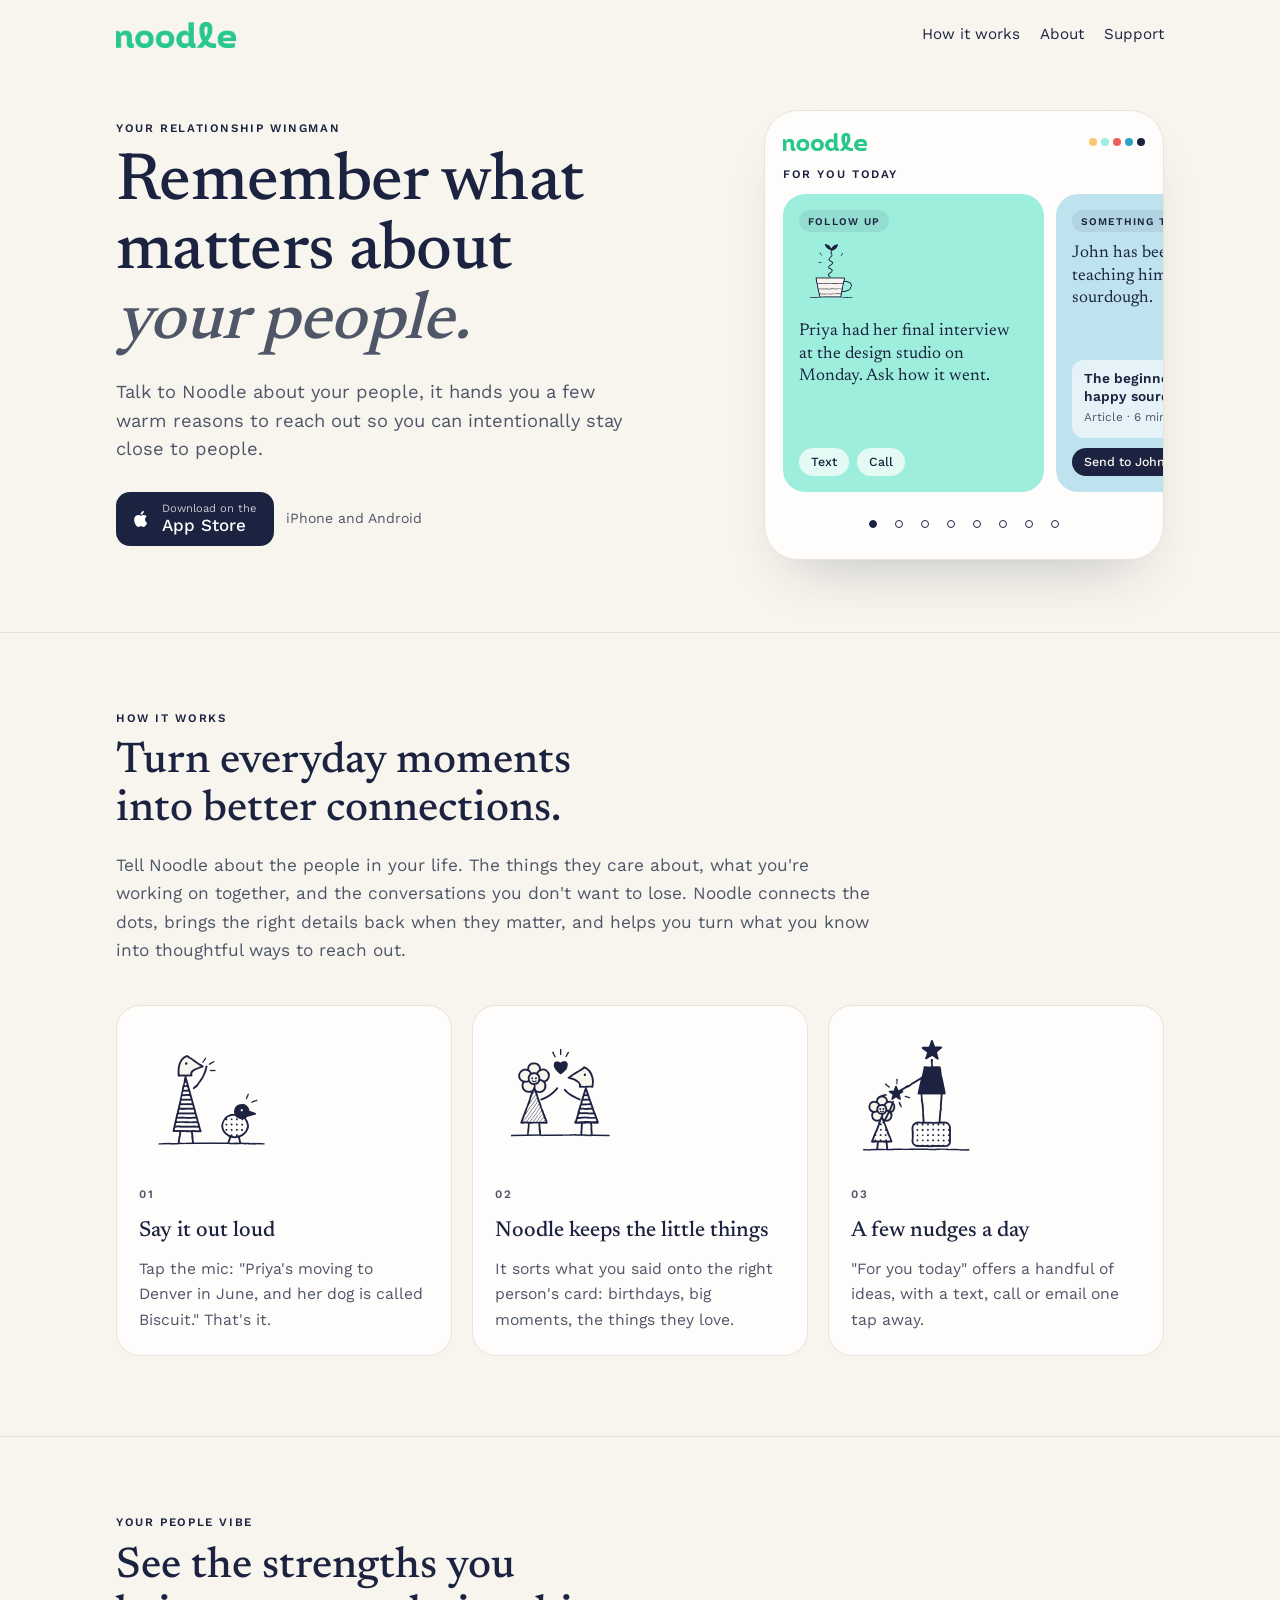
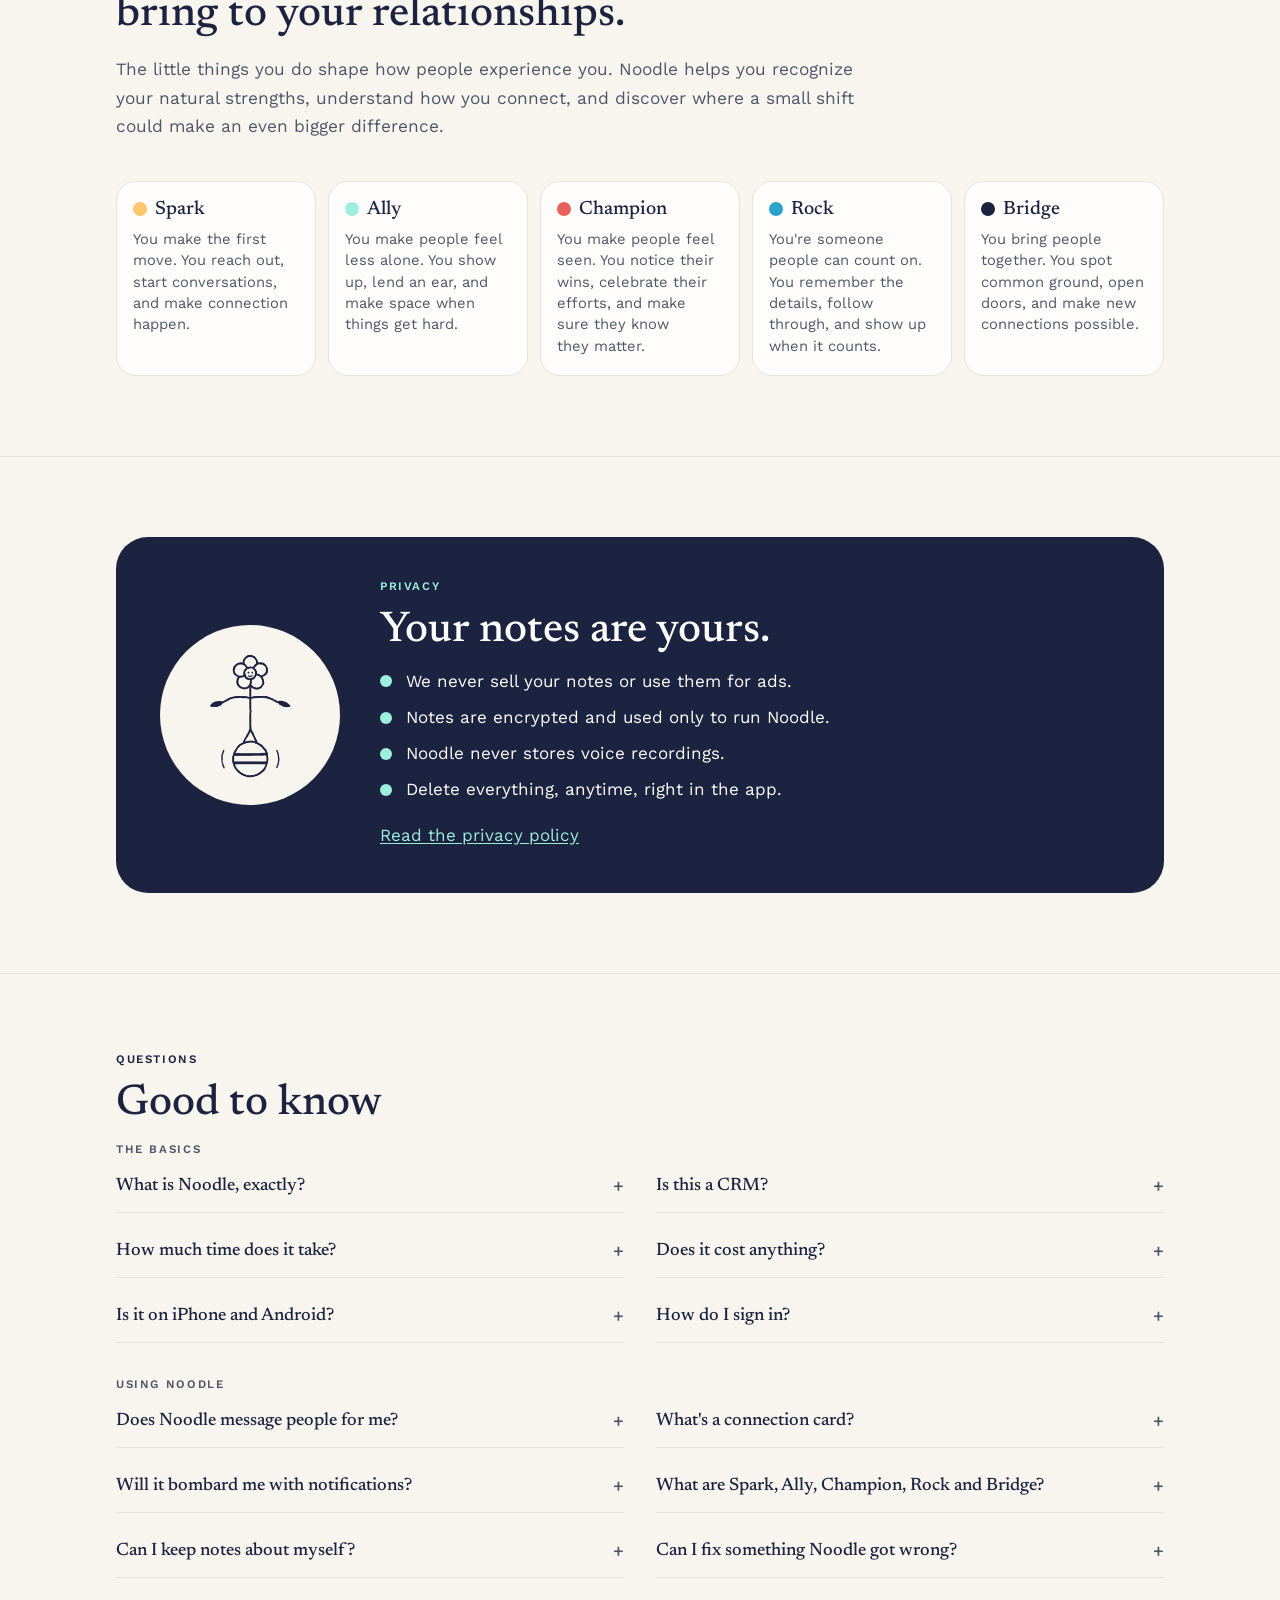
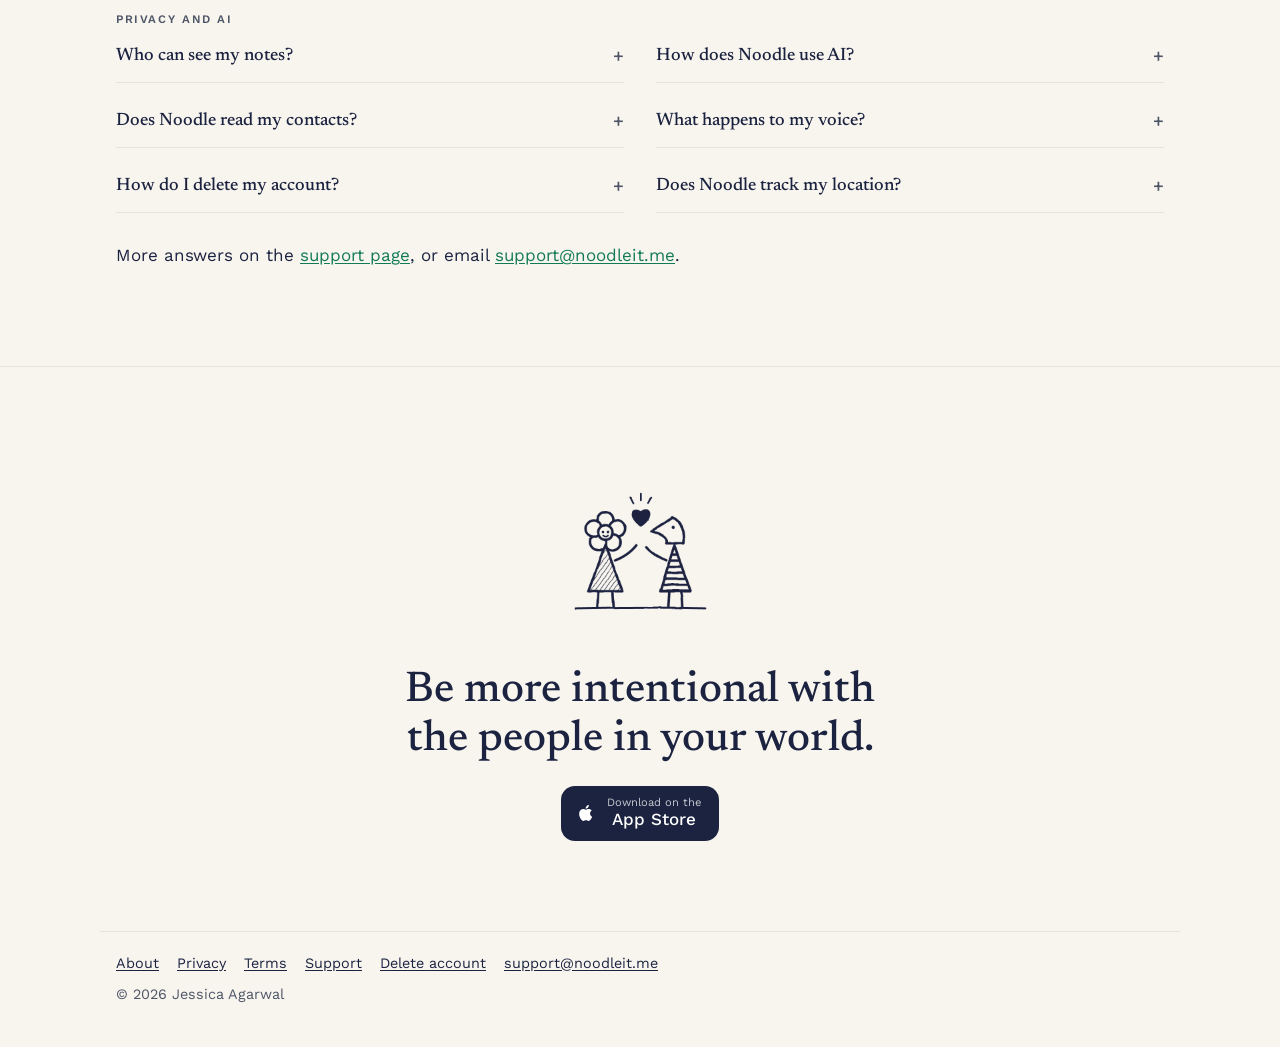
<file: index.html>
<!doctype html>
<html lang="en">
<head>
<meta charset="utf-8">
<meta name="viewport" content="width=device-width, initial-scale=1">
<meta name="color-scheme" content="light">
<title>Noodle: remember what matters about your people</title>
<meta name="description" content="Noodle is your relationship wingman. Talk to it about your people and it remembers the little things, then hands you a few warm reasons to reach out each day.">
<link rel="canonical" href="https://noodleit.me/">
<meta name="apple-itunes-app" content="app-id=6796174954">
<meta property="og:type" content="website">
<meta property="og:site_name" content="Noodle">
<meta property="og:url" content="https://noodleit.me/">
<meta property="og:title" content="Noodle: remember what matters about your people">
<meta property="og:description" content="Noodle is your relationship wingman. Talk to it about your people and it remembers the little things, then hands you a few warm reasons to reach out each day.">
<meta property="og:image" content="https://noodleit.me/img/og.png">
<meta property="og:image:width" content="1200">
<meta property="og:image:height" content="630">
<meta name="twitter:card" content="summary_large_image">
<meta name="twitter:image" content="https://noodleit.me/img/og.png">
<script type="application/ld+json">
{
 "@context": "https://schema.org",
 "@graph": [
  {
   "@type": "Organization",
   "@id": "https://noodleit.me/#org",
   "name": "Noodle",
   "url": "https://noodleit.me/",
   "logo": "https://noodleit.me/img/icon.png",
   "email": "support@noodleit.me",
   "founder": {
    "@id": "https://noodleit.me/about/#jessica"
   }
  },
  {
   "@type": "WebSite",
   "@id": "https://noodleit.me/#site",
   "name": "Noodle",
   "url": "https://noodleit.me/",
   "publisher": {
    "@id": "https://noodleit.me/#org"
   }
  },
  {
   "@type": "MobileApplication",
   "name": "Noodle",
   "operatingSystem": "iOS, Android",
   "applicationCategory": "LifestyleApplication",
   "description": "Noodle is your relationship wingman. Talk to it about your people and it remembers the little things, then hands you a few warm reasons to reach out each day.",
   "url": "https://noodleit.me/",
   "image": "https://noodleit.me/img/og.png",
   "publisher": {
    "@id": "https://noodleit.me/#org"
   },
   "offers": {
    "@type": "Offer",
    "price": "0",
    "priceCurrency": "USD"
   }
  },
  {
   "@type": "FAQPage",
   "mainEntity": [
    {
     "@type": "Question",
     "name": "What is Noodle, exactly?",
     "acceptedAnswer": {
      "@type": "Answer",
      "text": "A small memory for the people in your life. You tell it what you learn about someone, and it keeps those details on that person's card. Each day it turns them into a few ideas for reaching out: a follow-up, a birthday, a link they'd love."
     }
    },
    {
     "@type": "Question",
     "name": "Is this a CRM?",
     "acceptedAnswer": {
      "@type": "Answer",
      "text": "No. There are no fields to fill in, pipelines or follow-up quotas. Noodle is built for friends, family and the colleagues you actually care about, and it works from the way you'd naturally talk about them."
     }
    },
    {
     "@type": "Question",
     "name": "How much time does it take?",
     "acceptedAnswer": {
      "@type": "Answer",
      "text": "A few seconds after you see someone, and a minute or two a day if you want to act on an idea. Noodle shows a handful of cards each day, not an inbox to clear."
     }
    },
    {
     "@type": "Question",
     "name": "Does it cost anything?",
     "acceptedAnswer": {
      "@type": "Answer",
      "text": "No. Noodle has no paid features or in-app purchases right now."
     }
    },
    {
     "@type": "Question",
     "name": "Is it on iPhone and Android?",
     "acceptedAnswer": {
      "@type": "Answer",
      "text": "Both. Get the iPhone app on the App Store."
     }
    },
    {
     "@type": "Question",
     "name": "How do I sign in?",
     "acceptedAnswer": {
      "@type": "Answer",
      "text": "Enter your email and Noodle sends you a one-time code. No password to remember."
     }
    },
    {
     "@type": "Question",
     "name": "Does Noodle message people for me?",
     "acceptedAnswer": {
      "@type": "Answer",
      "text": "Never. Noodle suggests; you decide. Tapping Text, Call or Email opens your own phone app with a draft you can change or ignore."
     }
    },
    {
     "@type": "Question",
     "name": "What's a connection card?",
     "acceptedAnswer": {
      "@type": "Answer",
      "text": "When someone has an interest you've mentioned (sourdough, trail running, a band), Noodle sometimes finds an article or idea they'd enjoy. You can send it to them, or tell Noodle \"more like this\" or \"not for them\" so the next one fits better."
     }
    },
    {
     "@type": "Question",
     "name": "Will it bombard me with notifications?",
     "acceptedAnswer": {
      "@type": "Answer",
      "text": "No. Noodle keeps it gentle: usually one short morning note, and you can turn notifications off anytime."
     }
    },
    {
     "@type": "Question",
     "name": "What are Spark, Ally, Champion, Rock and Bridge?",
     "acceptedAnswer": {
      "@type": "Answer",
      "text": "Five ways people show up for each other. Noodle notices which ones your reach-outs lean toward, so you can see your strengths, plus one gentle idea for room to grow. It's a mirror, not a score."
     }
    },
    {
     "@type": "Question",
     "name": "Can I keep notes about myself?",
     "acceptedAnswer": {
      "@type": "Answer",
      "text": "Yes. You have your own card for the things about you, like goals and what you're up to."
     }
    },
    {
     "@type": "Question",
     "name": "Can I fix something Noodle got wrong?",
     "acceptedAnswer": {
      "@type": "Answer",
      "text": "Yes. Open the person or note, tap Edit, and change or delete it."
     }
    },
    {
     "@type": "Question",
     "name": "Who can see my notes?",
     "acceptedAnswer": {
      "@type": "Answer",
      "text": "Only you. Your notes are encrypted, used only to run Noodle, never sold and never used for ads."
     }
    },
    {
     "@type": "Question",
     "name": "How does Noodle use AI?",
     "acceptedAnswer": {
      "@type": "Answer",
      "text": "To sort what you say onto the right person, write summaries and daily ideas, and answer questions you ask about your people. Note content goes to Anthropic, our AI provider, only when you use those features, and Anthropic doesn't train its models on it."
     }
    },
    {
     "@type": "Question",
     "name": "Does Noodle read my contacts?",
     "acceptedAnswer": {
      "@type": "Answer",
      "text": "No. If you link someone to a contact so you can text or call them from Noodle, you pick that one contact, and it stays on your phone. It's never sent to our servers."
     }
    },
    {
     "@type": "Question",
     "name": "What happens to my voice?",
     "acceptedAnswer": {
      "@type": "Answer",
      "text": "It's turned into text on your phone when your phone supports it, otherwise by Apple's or Google's speech service. Noodle never stores recordings, only the text."
     }
    },
    {
     "@type": "Question",
     "name": "How do I delete my account?",
     "acceptedAnswer": {
      "@type": "Answer",
      "text": "In the app, go to Profile, then Delete account, or follow the steps on the delete account page. Your data is deleted, generally within 30 days."
     }
    },
    {
     "@type": "Question",
     "name": "Does Noodle track my location?",
     "acceptedAnswer": {
      "@type": "Answer",
      "text": "No. Noodle doesn't collect location data."
     }
    }
   ]
  }
 ]
}
</script>
<link rel="icon" href="/favicon.png">
<link rel="apple-touch-icon" href="/apple-touch-icon.png">
<link rel="preload" href="/fonts/Newsreader-Regular.ttf" as="font" type="font/ttf" crossorigin>
<link rel="stylesheet" href="/style.css?v=3">
</head>
<body class="home">

<div class="wrap">
<header class="top">
  <a href="/" aria-label="Noodle home"><img class="logo" src="/img/logo.png" alt="noodle" width="603" height="129"></a>
  <nav>
    <a class="opt" href="#how">How it works</a>
    <a href="/about/">About</a>
    <a href="/support/">Support</a>
  </nav>
</header>
</div>

<main>
<div class="wrap">
  <section class="hero">
    <div>
      <p class="eyebrow">Your relationship wingman</p>
      <h1>Remember what matters about <em>your people.</em></h1>
      <p class="lede">Talk to Noodle about your people, it hands you a few warm reasons to reach out so you can intentionally stay close to people.</p>
      <div class="get">
        <a class="store" href="https://apps.apple.com/us/app/noodle-app/id6796174954" aria-label="Download Noodle on the App Store">
          <svg viewBox="0 0 24 24" fill="#fff" aria-hidden="true"><path d="M16.37 12.6c-.02-2.2 1.8-3.26 1.88-3.31-1.03-1.5-2.62-1.7-3.18-1.73-1.35-.14-2.64.8-3.33.8-.69 0-1.74-.78-2.86-.76-1.47.02-2.83.86-3.59 2.17-1.53 2.66-.39 6.6 1.1 8.75.73 1.05 1.6 2.24 2.73 2.2 1.1-.05 1.51-.71 2.84-.71 1.32 0 1.7.71 2.86.69 1.18-.02 1.93-1.07 2.65-2.13.84-1.22 1.18-2.4 1.2-2.47-.03-.01-2.3-.88-2.3-3.5ZM14.2 6.13c.6-.73 1.01-1.75.9-2.76-.87.04-1.92.58-2.54 1.31-.56.64-1.05 1.68-.92 2.67.97.08 1.96-.49 2.56-1.22Z"/></svg>
          <span><small>Download on the</small>App Store</span></a>
        <span class="note">iPhone and Android</span>
      </div>
    </div>

    <div class="mock" aria-label="Example of Noodle's home screen">
      <div class="bar">
        <img src="/img/logo.png" alt="" width="603" height="129">
        <span class="dots" aria-hidden="true"><i style="background:var(--spark)"></i><i style="background:var(--ally)"></i><i style="background:var(--champion)"></i><i style="background:var(--rock)"></i><i style="background:var(--bridge)"></i></span>
      </div>
      <p class="eyebrow">For you today</p>
      <!-- Example cards (made-up people). They slowly rotate; see the script at the bottom. -->
      <div class="viewport" aria-hidden="true">
      <div class="cards" id="deck">
        <div class="c" style="background:var(--mint)">
          <span class="tag">Follow up</span>
          <img src="/img/joys.png" alt="">
          <p>Priya had her final interview at the design studio on Monday. Ask how it went.</p>
          <div class="acts"><span>Text</span><span>Call</span></div>
        </div>
        <div class="c link" style="background:var(--sky)">
          <span class="tag">Something to share</span>
          <div class="who"><p>John has been teaching himself sourdough.</p><img class="av" src="/img/demo/john.jpg" alt=""></div>
          <div class="pv"><b>The beginner's guide to a happy sourdough starter</b><small>Article · 6 min read</small></div>
          <div class="acts"><span class="send">Send to John</span><span class="ic" aria-label="More like this"><svg viewBox="0 0 24 24" fill="none" stroke="currentColor" stroke-width="1.8" stroke-linejoin="round"><path d="M7 10v11H3V10h4Zm0 0 4-8c1.7 0 2.6 1.2 2.2 2.9L12.5 9H19a2 2 0 0 1 2 2.3l-1.3 7.6A2.5 2.5 0 0 1 17.2 21H7"/></svg></span><span class="ic" aria-label="Not for them"><svg viewBox="0 0 24 24" fill="none" stroke="currentColor" stroke-width="1.8" stroke-linejoin="round" style="transform:rotate(180deg)"><path d="M7 10v11H3V10h4Zm0 0 4-8c1.7 0 2.6 1.2 2.2 2.9L12.5 9H19a2 2 0 0 1 2 2.3l-1.3 7.6A2.5 2.5 0 0 1 17.2 21H7"/></svg></span></div>
        </div>
        <div class="c" style="background:var(--coral)">
          <span class="tag">Hard week</span>
          <img src="/img/balance.png" alt="">
          <p>Dana's mom had surgery last Tuesday. A quick "thinking of you" goes a long way.</p>
          <div class="acts"><span>Text</span><span>Call</span></div>
        </div>
        <div class="c" style="background:var(--butter)">
          <span class="tag">Birthday</span>
          <img src="/img/reach.png" alt="">
          <p>Leo turns 40 on Saturday. He's been training for his first marathon.</p>
          <div class="acts"><span>Text</span><span>Calendar</span></div>
        </div>
        <div class="c link" style="background:var(--sky)">
          <span class="tag">Something to share</span>
          <div class="who"><p>Dina just moved to Boston and wants to find some good hikes.</p><img class="av" src="/img/demo/dina.jpg" alt=""></div>
          <div class="pv"><b>Blue Hills Skyline Trail: city views, 30 minutes from downtown</b><small>Trail guide · 7 mile loop</small></div>
          <div class="acts"><span class="send">Send to Dina</span><span class="ic" aria-label="More like this"><svg viewBox="0 0 24 24" fill="none" stroke="currentColor" stroke-width="1.8" stroke-linejoin="round"><path d="M7 10v11H3V10h4Zm0 0 4-8c1.7 0 2.6 1.2 2.2 2.9L12.5 9H19a2 2 0 0 1 2 2.3l-1.3 7.6A2.5 2.5 0 0 1 17.2 21H7"/></svg></span><span class="ic" aria-label="Not for them"><svg viewBox="0 0 24 24" fill="none" stroke="currentColor" stroke-width="1.8" stroke-linejoin="round" style="transform:rotate(180deg)"><path d="M7 10v11H3V10h4Zm0 0 4-8c1.7 0 2.6 1.2 2.2 2.9L12.5 9H19a2 2 0 0 1 2 2.3l-1.3 7.6A2.5 2.5 0 0 1 17.2 21H7"/></svg></span></div>
        </div>
        <div class="c" style="background:var(--mint)">
          <span class="tag">Introduce</span>
          <img src="/img/friends.png" alt="">
          <p>Maya just moved to Austin, and Jordan has lived there for years. Want to connect them?</p>
          <div class="acts"><span>Text</span><span>Email</span></div>
        </div>
        <div class="c" style="background:var(--coral)">
          <span class="tag">Celebrate</span>
          <img src="/img/joys.png" alt="">
          <p>Alex's short story was just published. Tell them you read it.</p>
          <div class="acts"><span>Text</span><span>Email</span></div>
        </div>
        <div class="c" style="background:var(--butter)">
          <span class="tag">Been a while</span>
          <img src="/img/hello.png" alt="">
          <p>It's been two months since you and Theo caught up. He was planning a trip to Lisbon.</p>
          <div class="acts"><span>Text</span><span>Call</span></div>
        </div>
      </div>
      </div>
      <div class="pips" id="pips"></div>
    </div>
  </section>
</div>

<section class="band" id="how">
<div class="wrap">
  <p class="eyebrow">How it works</p>
  <h2>Turn everyday moments into better connections.</h2>
  <p class="sub">Tell Noodle about the people in your life. The things they care about, what you're working on together, and the conversations you don't want to lose. Noodle connects the dots, brings the right details back when they matter, and helps you turn what you know into thoughtful ways to reach out.</p>
  <div class="steps">
    <div class="step">
      <img src="/img/hello.png" alt="" width="600" height="600">
      <span class="n">01</span>
      <h3>Say it out loud</h3>
      <p>Tap the mic: "Priya's moving to Denver in June, and her dog is called Biscuit." That's it.</p>
    </div>
    <div class="step">
      <img src="/img/friends.png" alt="" width="600" height="600">
      <span class="n">02</span>
      <h3>Noodle keeps the little things</h3>
      <p>It sorts what you said onto the right person's card: birthdays, big moments, the things they love.</p>
    </div>
    <div class="step">
      <img src="/img/reach.png" alt="" width="600" height="600">
      <span class="n">03</span>
      <h3>A few nudges a day</h3>
      <p>"For you today" offers a handful of ideas, with a text, call or email one tap away.</p>
    </div>
  </div>
</div>
</section>

<section class="band">
<div class="wrap">
  <p class="eyebrow">Your people vibe</p>
  <h2>See the strengths you bring to your relationships.</h2>
  <p class="sub">The little things you do shape how people experience you. Noodle helps you recognize your natural strengths, understand how you connect, and discover where a small shift could make an even bigger difference.</p>
  <div class="traits">
    <div class="trait"><div class="sw"><i style="background:var(--spark)"></i>Spark</div><p>You make the first move. You reach out, start conversations, and make connection happen.</p></div>
    <div class="trait"><div class="sw"><i style="background:var(--ally)"></i>Ally</div><p>You make people feel less alone. You show up, lend an ear, and make space when things get hard.</p></div>
    <div class="trait"><div class="sw"><i style="background:var(--champion)"></i>Champion</div><p>You make people feel seen. You notice their wins, celebrate their efforts, and make sure they know they matter.</p></div>
    <div class="trait"><div class="sw"><i style="background:var(--rock)"></i>Rock</div><p>You're someone people can count on. You remember the details, follow through, and show up when it counts.</p></div>
    <div class="trait"><div class="sw"><i style="background:var(--bridge)"></i>Bridge</div><p>You bring people together. You spot common ground, open doors, and make new connections possible.</p></div>
  </div>
</div>
</section>

<section class="band" id="privacy">
<div class="wrap">
  <div class="privacy">
    <img src="/img/balance.png" alt="" width="600" height="600">
    <div>
      <p class="eyebrow" style="color:var(--mint)">Privacy</p>
      <h2>Your notes are yours.</h2>
      <ul>
        <li>We never sell your notes or use them for ads.</li>
        <li>Notes are encrypted and used only to run Noodle.</li>
        <li>Noodle never stores voice recordings.</li>
        <li>Delete everything, anytime, right in the app.</li>
      </ul>
      <a href="/privacy/">Read the privacy policy</a>
    </div>
  </div>
</div>
</section>

<section class="band" id="faq">
<div class="wrap">
  <p class="eyebrow">Questions</p>
  <h2>Good to know</h2>
  <h3 class="faq-group">The basics</h3>
  <div class="faq">
    <details><summary>What is Noodle, exactly?</summary><p>A small memory for the people in your life. You tell it what you learn about someone, and it keeps those details on that person's card. Each day it turns them into a few ideas for reaching out: a follow-up, a birthday, a link they'd love.</p></details>
    <details><summary>Is this a CRM?</summary><p>No. There are no fields to fill in, pipelines or follow-up quotas. Noodle is built for friends, family and the colleagues you actually care about, and it works from the way you'd naturally talk about them.</p></details>
    <details><summary>How much time does it take?</summary><p>A few seconds after you see someone, and a minute or two a day if you want to act on an idea. Noodle shows a handful of cards each day, not an inbox to clear.</p></details>
    <details><summary>Does it cost anything?</summary><p>No. Noodle has no paid features or in-app purchases right now.</p></details>
    <details><summary>Is it on iPhone and Android?</summary><p>Both. Get the iPhone app on the <a href="https://apps.apple.com/us/app/noodle-app/id6796174954">App Store</a>.</p></details>
    <details><summary>How do I sign in?</summary><p>Enter your email and Noodle sends you a one-time code. No password to remember.</p></details>
  </div>

  <h3 class="faq-group">Using Noodle</h3>
  <div class="faq">
    <details><summary>Does Noodle message people for me?</summary><p>Never. Noodle suggests; you decide. Tapping Text, Call or Email opens your own phone app with a draft you can change or ignore.</p></details>
    <details><summary>What's a connection card?</summary><p>When someone has an interest you've mentioned (sourdough, trail running, a band), Noodle sometimes finds an article or idea they'd enjoy. You can send it to them, or tell Noodle "more like this" or "not for them" so the next one fits better.</p></details>
    <details><summary>Will it bombard me with notifications?</summary><p>No. Noodle keeps it gentle: usually one short morning note, and you can turn notifications off anytime.</p></details>
    <details><summary>What are Spark, Ally, Champion, Rock and Bridge?</summary><p>Five ways people show up for each other. Noodle notices which ones your reach-outs lean toward, so you can see your strengths, plus one gentle idea for room to grow. It's a mirror, not a score.</p></details>
    <details><summary>Can I keep notes about myself?</summary><p>Yes. You have your own card for the things about you, like goals and what you're up to.</p></details>
    <details><summary>Can I fix something Noodle got wrong?</summary><p>Yes. Open the person or note, tap Edit, and change or delete it.</p></details>
  </div>

  <h3 class="faq-group">Privacy and AI</h3>
  <div class="faq">
    <details><summary>Who can see my notes?</summary><p>Only you. Your notes are encrypted, used only to run Noodle, never sold and never used for ads.</p></details>
    <details><summary>How does Noodle use AI?</summary><p>To sort what you say onto the right person, write summaries and daily ideas, and answer questions you ask about your people. Note content goes to Anthropic, our AI provider, only when you use those features, and Anthropic doesn't train its models on it.</p></details>
    <details><summary>Does Noodle read my contacts?</summary><p>No. If you link someone to a contact so you can text or call them from Noodle, you pick that one contact, and it stays on your phone. It's never sent to our servers.</p></details>
    <details><summary>What happens to my voice?</summary><p>It's turned into text on your phone when your phone supports it, otherwise by Apple's or Google's speech service. Noodle never stores recordings, only the text.</p></details>
    <details><summary>How do I delete my account?</summary><p>In the app, go to Profile, then Delete account, or follow the steps on the <a href="/delete-account/">delete account page</a>. Your data is deleted, generally within 30 days.</p></details>
    <details><summary>Does Noodle track my location?</summary><p>No. Noodle doesn't collect location data.</p></details>
  </div>
  <p style="margin-top:28px">More answers on the <a href="/support/">support page</a>, or email <a href="mailto:support@noodleit.me">support@noodleit.me</a>.</p>
</div>
</section>

<section class="band closer">
<div class="wrap">
  <img src="/img/friends.png" alt="" width="600" height="600">
  <h2>Be more intentional with the people in your world.</h2>
  <div class="get">
    <a class="store" href="https://apps.apple.com/us/app/noodle-app/id6796174954" aria-label="Download Noodle on the App Store">
      <svg viewBox="0 0 24 24" fill="#fff" aria-hidden="true"><path d="M16.37 12.6c-.02-2.2 1.8-3.26 1.88-3.31-1.03-1.5-2.62-1.7-3.18-1.73-1.35-.14-2.64.8-3.33.8-.69 0-1.74-.78-2.86-.76-1.47.02-2.83.86-3.59 2.17-1.53 2.66-.39 6.6 1.1 8.75.73 1.05 1.6 2.24 2.73 2.2 1.1-.05 1.51-.71 2.84-.71 1.32 0 1.7.71 2.86.69 1.18-.02 1.93-1.07 2.65-2.13.84-1.22 1.18-2.4 1.2-2.47-.03-.01-2.3-.88-2.3-3.5ZM14.2 6.13c.6-.73 1.01-1.75.9-2.76-.87.04-1.92.58-2.54 1.31-.56.64-1.05 1.68-.92 2.67.97.08 1.96-.49 2.56-1.22Z"/></svg>
      <span><small>Download on the</small>App Store</span></a>
  </div>
</div>
</section>
</main>

<footer class="site-footer">
  <nav><a href="/about/">About</a><a href="/privacy/">Privacy</a><a href="/terms/">Terms</a><a href="/support/">Support</a><a href="/delete-account/">Delete account</a><a href="mailto:support@noodleit.me">support@noodleit.me</a></nav>
  <p>&copy; 2026 Jessica Agarwal</p>
</footer>
<script>
// Example cards: rotate slowly, and let people step through with the dots or a swipe.
(function () {
  var deck = document.getElementById("deck"), pipsEl = document.getElementById("pips");
  if (!deck) return;
  var cards = Array.prototype.slice.call(deck.children), n = cards.length, at = 0, busy = false, paused = false, lastMove = 0;
  cards.forEach(function (c, i) { c.dataset.i = i; });
  var pips = cards.map(function (c, i) {
    var b = document.createElement("button");
    b.type = "button"; b.setAttribute("aria-label", "Show example " + (i + 1) + " of " + n);
    b.addEventListener("click", function () { go((i - at + n) % n); });
    pipsEl.appendChild(b); return b;
  });
  function paint() { pips.forEach(function (b, i) { b.setAttribute("aria-current", i === at ? "true" : "false"); }); }
  function step() { return deck.firstElementChild.getBoundingClientRect().width + parseFloat(getComputedStyle(deck).columnGap || 12); }
  // k > 0 moves forward k cards; k = -1 moves back one.
  function go(k) {
    if (busy || !k) return;
    busy = true; lastMove = Date.now();
    var w = step(), slow = matchMedia("(prefers-reduced-motion: reduce)").matches ? "0s" : (k === 1 ? "1.1s" : ".6s");
    if (k < 0) {
      deck.style.transition = "none";
      deck.insertBefore(deck.lastElementChild, deck.firstElementChild);
      deck.style.transform = "translateX(" + -w + "px)";
      deck.getBoundingClientRect();
    }
    deck.style.transition = "transform " + slow + " cubic-bezier(.45,0,.2,1)";
    deck.style.transform = k < 0 ? "translateX(0)" : "translateX(" + -w * k + "px)";
    var finish = function () {
      deck.style.transition = "none";
      if (k > 0) { for (var j = 0; j < k; j++) deck.appendChild(deck.firstElementChild); deck.style.transform = "none"; }
      at = +deck.firstElementChild.dataset.i; paint(); busy = false;
    };
    if (slow === "0s") finish(); else setTimeout(finish, parseFloat(slow) * 1000 + 30);
  }
  var mock = deck.closest(".mock"), x0 = null;
  mock.addEventListener("mouseenter", function () { paused = true; });
  mock.addEventListener("mouseleave", function () { paused = false; });
  deck.addEventListener("touchstart", function (e) { x0 = e.touches[0].clientX; }, { passive: true });
  deck.addEventListener("touchend", function (e) {
    if (x0 === null) return;
    var dx = e.changedTouches[0].clientX - x0; x0 = null;
    if (Math.abs(dx) > 40) go(dx < 0 ? 1 : -1);
  }, { passive: true });
  paint();
  if (matchMedia("(prefers-reduced-motion: reduce)").matches) return;
  setInterval(function () {
    if (paused || document.hidden || Date.now() - lastMove < 8000) return;
    go(1);
  }, 4800);
})();
</script>
</body>
</html>
</file>
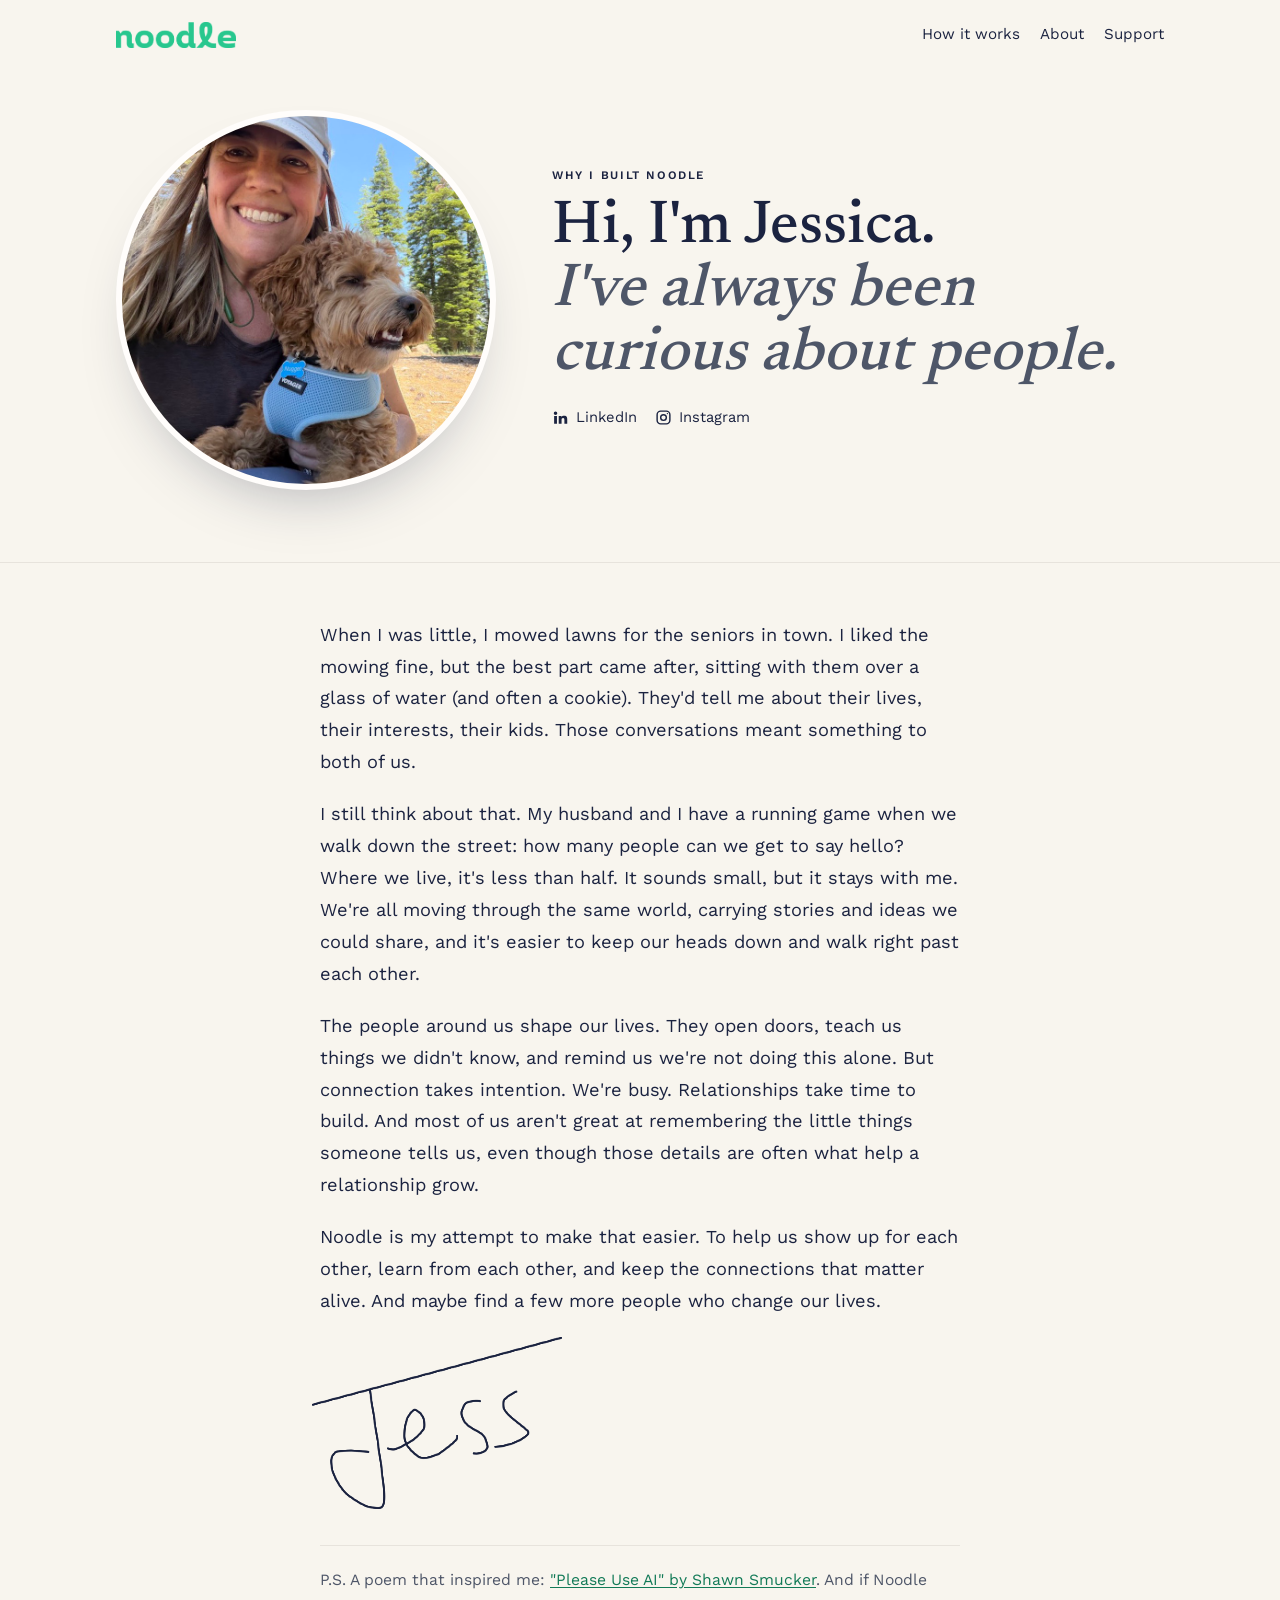
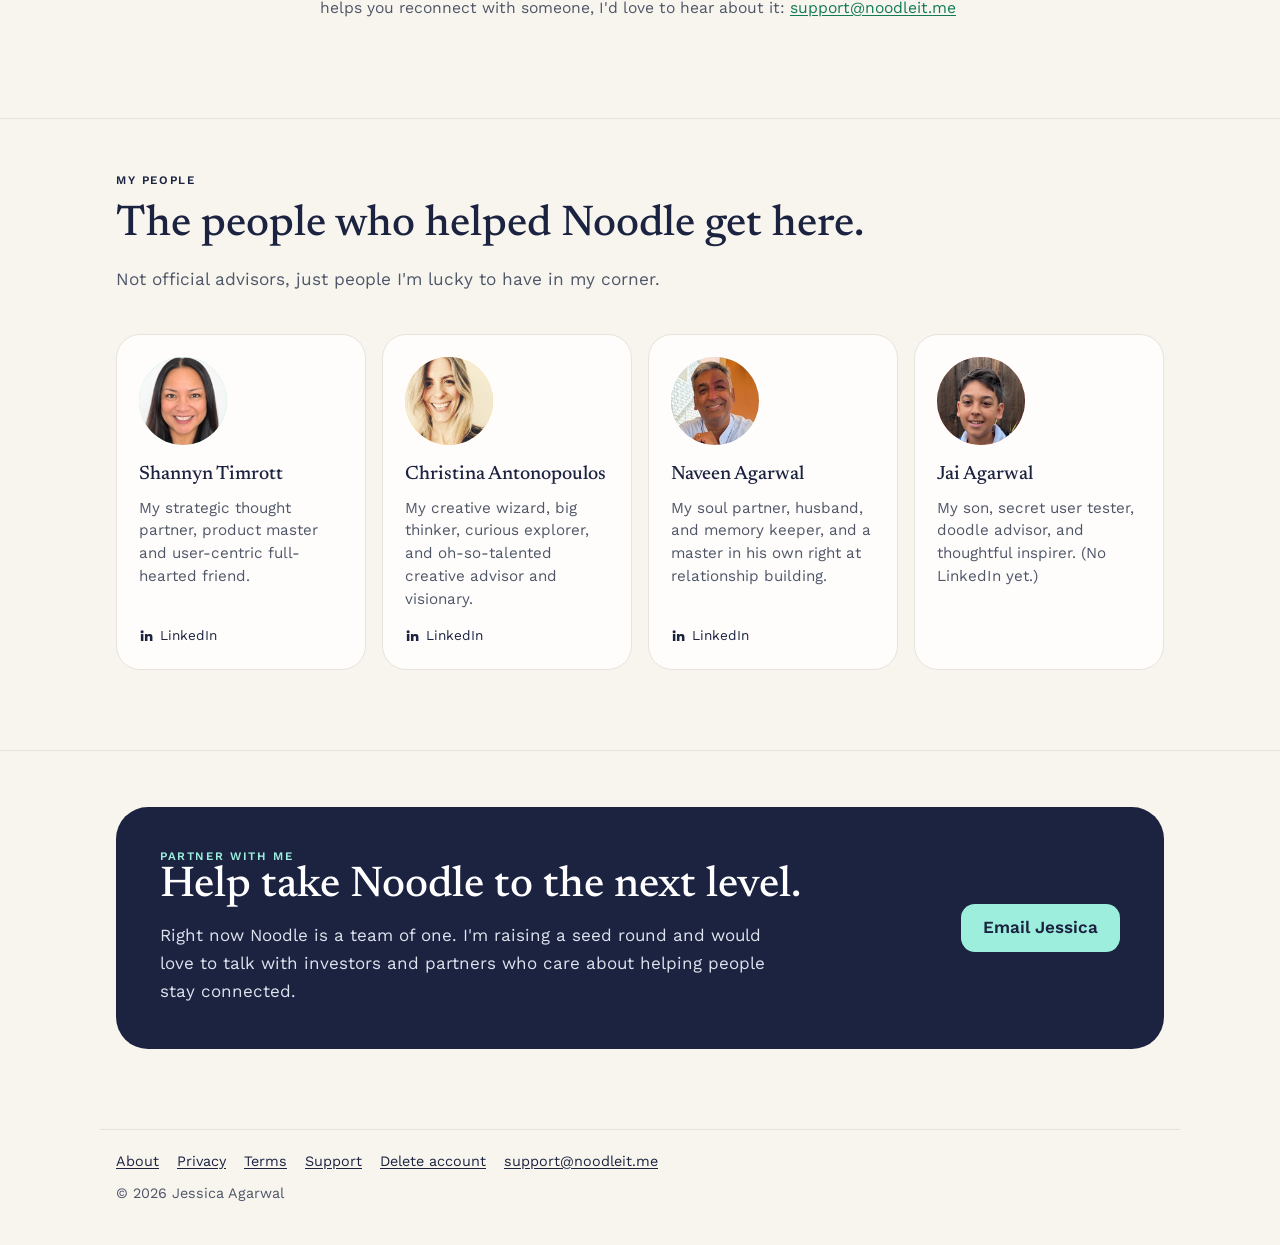
<file: about/index.html>
<!doctype html>
<html lang="en">
<head>
<meta charset="utf-8">
<meta name="viewport" content="width=device-width, initial-scale=1">
<meta name="color-scheme" content="light">
<title>About · Noodle</title>
<meta name="description" content="Why Jessica Agarwal built Noodle, an app that helps you remember what matters about your people and stay close to them.">
<link rel="canonical" href="https://noodleit.me/about/">
<meta property="og:type" content="website">
<meta property="og:site_name" content="Noodle">
<meta property="og:url" content="https://noodleit.me/about/">
<meta property="og:title" content="About · Noodle">
<meta property="og:description" content="Why Jessica Agarwal built Noodle, an app that helps you remember what matters about your people and stay close to them.">
<meta property="og:image" content="https://noodleit.me/img/og.png">
<meta property="og:image:width" content="1200">
<meta property="og:image:height" content="630">
<meta name="twitter:card" content="summary_large_image">
<meta name="twitter:image" content="https://noodleit.me/img/og.png">
<script type="application/ld+json">
{
 "@context": "https://schema.org",
 "@type": "AboutPage",
 "url": "https://noodleit.me/about/",
 "mainEntity": {
  "@type": "Person",
  "@id": "https://noodleit.me/about/#jessica",
  "name": "Jessica Agarwal",
  "jobTitle": "Founder",
  "worksFor": {
   "@type": "Organization",
   "name": "Noodle",
   "url": "https://noodleit.me/"
  },
  "image": "https://noodleit.me/img/jessica.jpg",
  "sameAs": [
   "https://www.linkedin.com/in/jessicaagarwal1/",
   "https://www.instagram.com/99centpoptart/"
  ]
 }
}
</script>
<link rel="icon" href="/favicon.png">
<link rel="apple-touch-icon" href="/apple-touch-icon.png">
<link rel="stylesheet" href="/style.css?v=3">
</head>
<body class="home about">

<div class="wrap">
<header class="top">
  <a href="/" aria-label="Noodle home"><img class="logo" src="/img/logo.png" alt="noodle" width="603" height="129"></a>
  <nav>
    <a class="opt" href="/#how">How it works</a>
    <a href="/about/" aria-current="page">About</a>
    <a href="/support/">Support</a>
  </nav>
</header>
</div>

<main>
<div class="wrap">
  <section class="about-hero">
    <!-- Photo: drop it at /img/jessica.jpg (square, ~800px). Until then the sketch shows instead. -->
    <figure class="portrait">
      <img src="/img/jessica.jpg" alt="Jessica Agarwal" width="800" height="800" onerror="this.parentNode.classList.add('empty')">
      <img class="stand-in" src="/img/friends.png" alt="" width="600" height="600">
    </figure>
    <div>
      <p class="eyebrow">Why I built Noodle</p>
      <h1>Hi, I'm Jessica.<br><em>I've always been curious about people.</em></h1>
      <p class="social">
        <a href="https://www.linkedin.com/in/jessicaagarwal1/" target="_blank" rel="noopener"><svg viewBox="0 0 24 24" fill="currentColor" aria-hidden="true"><path d="M4.98 3.5a2.5 2.5 0 1 1 0 5 2.5 2.5 0 0 1 0-5ZM3 9.75h4v11H3v-11Zm6.5 0h3.8v1.5h.06c.53-1 1.83-1.8 3.77-1.8 4.03 0 4.37 2.4 4.37 5.5v5.8h-4v-5.1c0-1.3-.02-2.95-1.8-2.95-1.8 0-2.2 1.4-2.2 2.85v5.2h-4v-11Z"/></svg>LinkedIn</a>
        <a href="https://www.instagram.com/99centpoptart/" target="_blank" rel="noopener"><svg viewBox="0 0 24 24" fill="none" stroke="currentColor" stroke-width="2" aria-hidden="true"><rect x="3" y="3" width="18" height="18" rx="5"/><circle cx="12" cy="12" r="4"/><circle cx="17.5" cy="6.5" r="1" fill="currentColor" stroke="none"/></svg>Instagram</a>
      </p>
    </div>
  </section>
</div>

<section class="band">
<div class="wrap prose story">
  <p>When I was little, I mowed lawns for the seniors in town. I liked the mowing fine, but the best part came after, sitting with them over a glass of water (and often a cookie). They'd tell me about their lives, their interests, their kids. Those conversations meant something to both of us.</p>
  <p>I still think about that. My husband and I have a running game when we walk down the street: how many people can we get to say hello? Where we live, it's less than half. It sounds small, but it stays with me. We're all moving through the same world, carrying stories and ideas we could share, and it's easier to keep our heads down and walk right past each other.</p>
  <p>The people around us shape our lives. They open doors, teach us things we didn't know, and remind us we're not doing this alone. But connection takes intention. We're busy. Relationships take time to build. And most of us aren't great at remembering the little things someone tells us, even though those details are often what help a relationship grow.</p>
  <p>Noodle is my attempt to make that easier. To help us show up for each other, learn from each other, and keep the connections that matter alive. And maybe find a few more people who change our lives.</p>
  <img class="signature" src="/img/signature.png" alt="Jess" width="640" height="441">

  <div class="ps">
    <p>P.S. A poem that inspired me: <a href="https://shawnsmucker.substack.com/p/please-use-ai" target="_blank" rel="noopener">"Please Use AI" by Shawn Smucker</a>. And if Noodle helps you reconnect with someone, I'd love to hear about it: <a href="mailto:support@noodleit.me">support@noodleit.me</a></p>
  </div>
</div>
</section>

<section class="band">
<div class="wrap">
  <p class="eyebrow">My people</p>
  <h2>The people who helped Noodle get here.</h2>
  <p class="sub">Not official advisors, just people I'm lucky to have in my corner.</p>
  <div class="people">
      <div class="person">
        <span class="ph" style="background:var(--mint)"><b>S</b><img src="/img/people/shannyn.jpg" alt="Shannyn Timrott" onerror="this.remove()"></span>
        <h3>Shannyn Timrott</h3>
        <p>My strategic thought partner, product master and user-centric full-hearted friend.</p>
        <a class="li" href="https://www.linkedin.com/in/stimrott/" target="_blank" rel="noopener" aria-label="Shannyn Timrott on LinkedIn"><svg viewBox="0 0 24 24" fill="currentColor" aria-hidden="true"><path d="M4.98 3.5a2.5 2.5 0 1 1 0 5 2.5 2.5 0 0 1 0-5ZM3 9.75h4v11H3v-11Zm6.5 0h3.8v1.5h.06c.53-1 1.83-1.8 3.77-1.8 4.03 0 4.37 2.4 4.37 5.5v5.8h-4v-5.1c0-1.3-.02-2.95-1.8-2.95-1.8 0-2.2 1.4-2.2 2.85v5.2h-4v-11Z"/></svg>LinkedIn</a>
      </div>
      <div class="person">
        <span class="ph" style="background:var(--butter)"><b>C</b><img src="/img/people/christina.jpg" alt="Christina Antonopoulos" onerror="this.remove()"></span>
        <h3>Christina Antonopoulos</h3>
        <p>My creative wizard, big thinker, curious explorer, and oh-so-talented creative advisor and visionary.</p>
        <a class="li" href="https://www.linkedin.com/in/christinaefthimiaantonopoulos/" target="_blank" rel="noopener" aria-label="Christina Antonopoulos on LinkedIn"><svg viewBox="0 0 24 24" fill="currentColor" aria-hidden="true"><path d="M4.98 3.5a2.5 2.5 0 1 1 0 5 2.5 2.5 0 0 1 0-5ZM3 9.75h4v11H3v-11Zm6.5 0h3.8v1.5h.06c.53-1 1.83-1.8 3.77-1.8 4.03 0 4.37 2.4 4.37 5.5v5.8h-4v-5.1c0-1.3-.02-2.95-1.8-2.95-1.8 0-2.2 1.4-2.2 2.85v5.2h-4v-11Z"/></svg>LinkedIn</a>
      </div>
      <div class="person">
        <span class="ph" style="background:var(--sky)"><b>N</b><img src="/img/people/naveen.jpg" alt="Naveen Agarwal" onerror="this.remove()"></span>
        <h3>Naveen Agarwal</h3>
        <p>My soul partner, husband, and memory keeper, and a master in his own right at relationship building.</p>
        <a class="li" href="https://www.linkedin.com/in/agarwalnaveen/" target="_blank" rel="noopener" aria-label="Naveen Agarwal on LinkedIn"><svg viewBox="0 0 24 24" fill="currentColor" aria-hidden="true"><path d="M4.98 3.5a2.5 2.5 0 1 1 0 5 2.5 2.5 0 0 1 0-5ZM3 9.75h4v11H3v-11Zm6.5 0h3.8v1.5h.06c.53-1 1.83-1.8 3.77-1.8 4.03 0 4.37 2.4 4.37 5.5v5.8h-4v-5.1c0-1.3-.02-2.95-1.8-2.95-1.8 0-2.2 1.4-2.2 2.85v5.2h-4v-11Z"/></svg>LinkedIn</a>
      </div>
      <div class="person">
        <span class="ph" style="background:var(--coral)"><b>J</b><img src="/img/people/jai.jpg" alt="Jai Agarwal" onerror="this.remove()"></span>
        <h3>Jai Agarwal</h3>
        <p>My son, secret user tester, doodle advisor, and thoughtful inspirer. (No LinkedIn yet.)</p>
        
      </div>
  </div>
</div>
</section>

<section class="band">
<div class="wrap">
  <div class="invest">
    <div>
      <p class="eyebrow" style="color:var(--mint)">Partner with me</p>
      <h2>Help take Noodle to the next level.</h2>
      <p>Right now Noodle is a team of one. I'm raising a seed round and would love to talk with investors and partners who care about helping people stay connected.</p>
    </div>
    <a class="store mailme" href="#" rel="nofollow" data-m="ZW0udGllbGRvb25Ac3Nlag==">Email Jessica</a>
  </div>
</div>
</section>
</main>

<footer class="site-footer">
  <nav><a href="/about/">About</a><a href="/privacy/">Privacy</a><a href="/terms/">Terms</a><a href="/support/">Support</a><a href="/delete-account/">Delete account</a><a href="mailto:support@noodleit.me">support@noodleit.me</a></nav>
  <p>&copy; 2026 Jessica Agarwal</p>
</footer>
<script>
// Build the address only when someone goes to use it, so it never sits in the page for scrapers.
// The address is stored reversed and base64-encoded, so it never appears as plain text.
document.querySelectorAll(".mailme").forEach(function (a) {
  function arm() { a.href = "mai" + "lto:" + atob(a.dataset.m).split("").reverse().join("") + "?subject=Noodle"; }
  ["mouseenter", "focus", "touchstart", "click"].forEach(function (e) { a.addEventListener(e, arm, { passive: true }); });
});
</script>
</body>
</html>
</file>
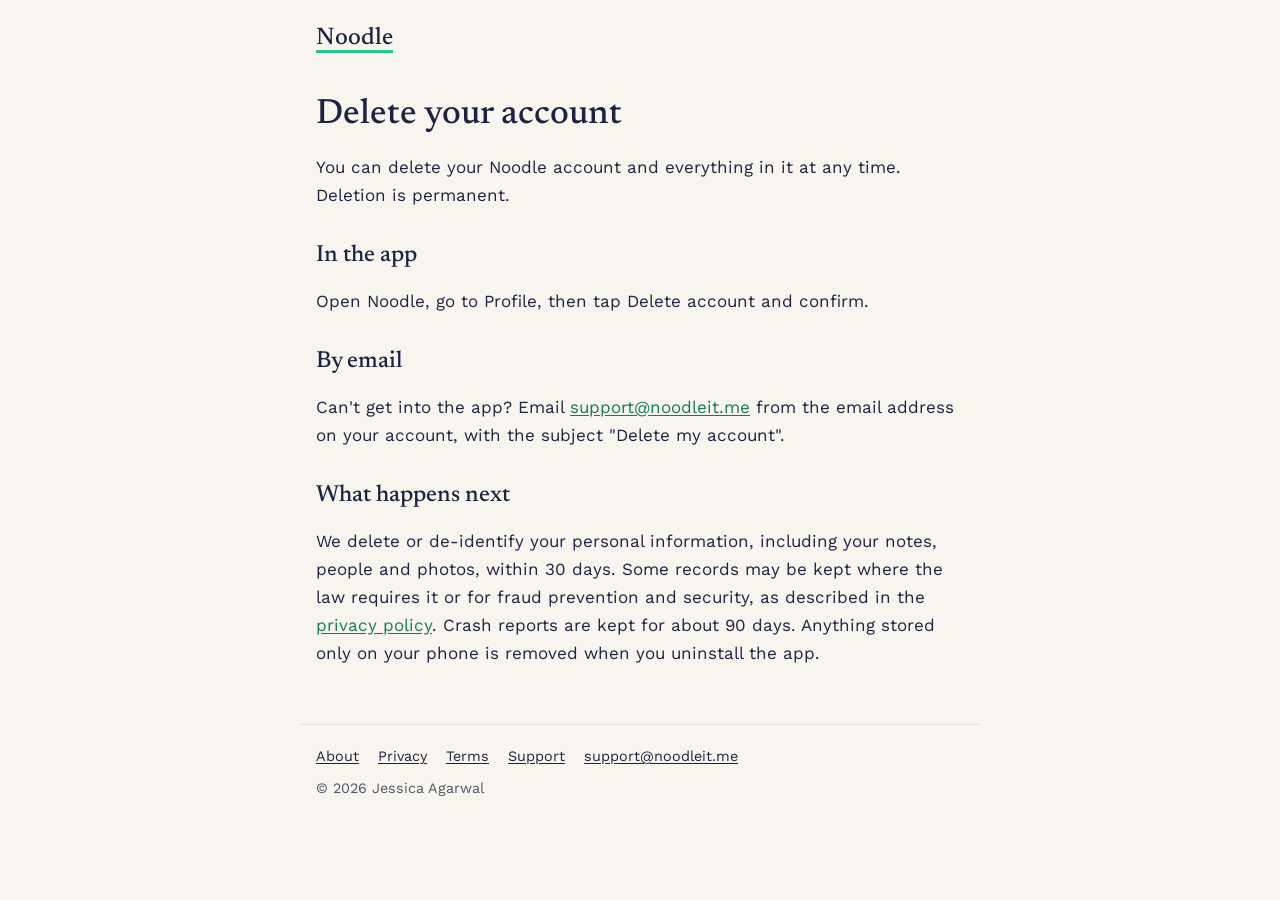
<file: delete-account/index.html>
<!doctype html>
<html lang="en">
<head>
<meta charset="utf-8">
<meta name="viewport" content="width=device-width, initial-scale=1">
<meta name="color-scheme" content="light">
<title>Delete account · Noodle</title>
<meta name="description" content="How to delete your Noodle account and all of its data, in the app or by email.">
<link rel="canonical" href="https://noodleit.me/delete-account/">
<meta property="og:type" content="website">
<meta property="og:site_name" content="Noodle">
<meta property="og:url" content="https://noodleit.me/delete-account/">
<meta property="og:title" content="Delete account · Noodle">
<meta property="og:description" content="How to delete your Noodle account and all of its data, in the app or by email.">
<meta property="og:image" content="https://noodleit.me/img/og.png">
<meta property="og:image:width" content="1200">
<meta property="og:image:height" content="630">
<meta name="twitter:card" content="summary_large_image">
<meta name="twitter:image" content="https://noodleit.me/img/og.png">
<link rel="icon" href="/favicon.png">
<link rel="stylesheet" href="/style.css?v=3">
</head>
<body>
<header class="site-header"><a class="brand" href="/">Noodle</a></header>
<main>
<h1>Delete your account</h1>
<p>You can delete your Noodle account and everything in it at any time. Deletion is permanent.</p>
<h2>In the app</h2>
<p>Open Noodle, go to Profile, then tap Delete account and confirm.</p>
<h2>By email</h2>
<p>Can't get into the app? Email <a href="mailto:support@noodleit.me?subject=Delete%20my%20account">support@noodleit.me</a> from the email address on your account, with the subject "Delete my account".</p>
<h2>What happens next</h2>
<p>We delete or de-identify your personal information, including your notes, people and photos, within 30 days. Some records may be kept where the law requires it or for fraud prevention and security, as described in the <a href="/privacy/">privacy policy</a>. Crash reports are kept for about 90 days. Anything stored only on your phone is removed when you uninstall the app.</p>
</main>
<footer class="site-footer">
<nav><a href="/about/">About</a> <a href="/privacy/">Privacy</a> <a href="/terms/">Terms</a> <a href="/support/">Support</a> <a href="mailto:support@noodleit.me">support@noodleit.me</a></nav>
<p>&copy; 2026 Jessica Agarwal</p>
</footer>
</body>
</html>
</file>
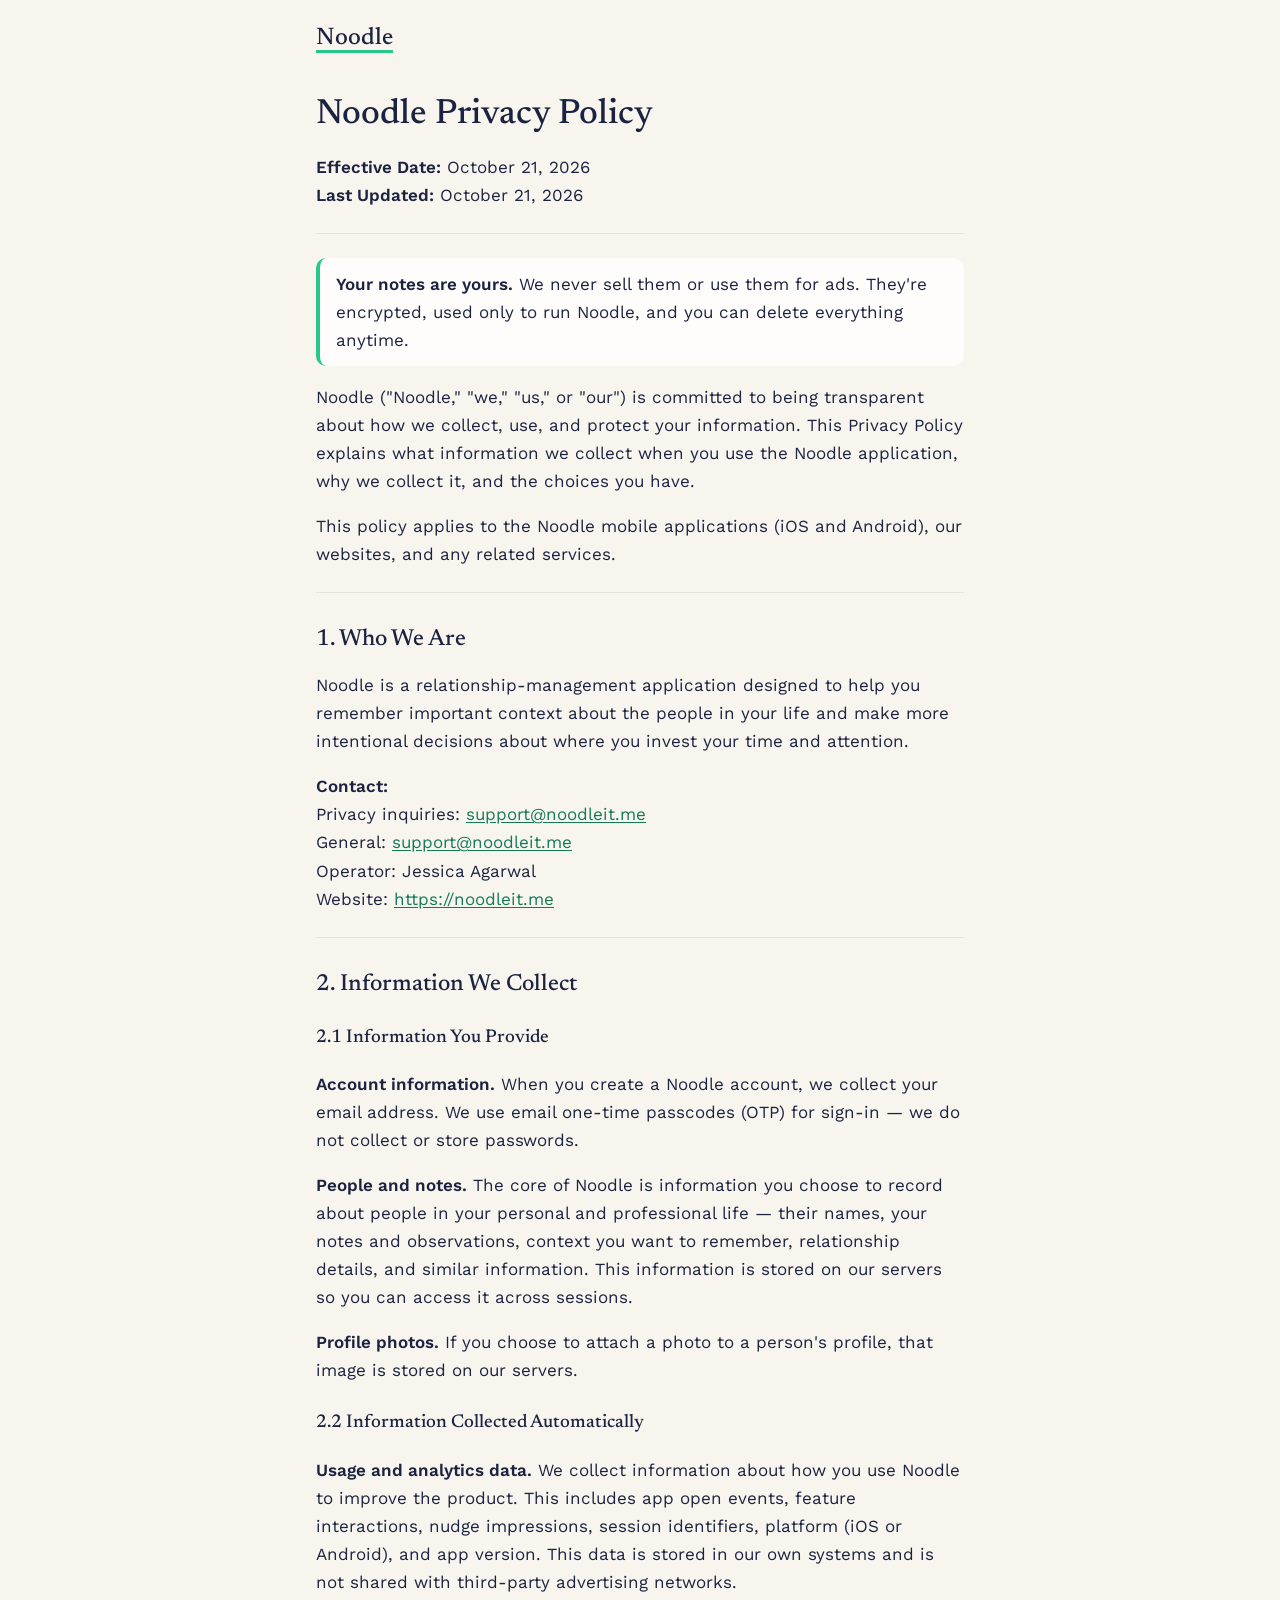
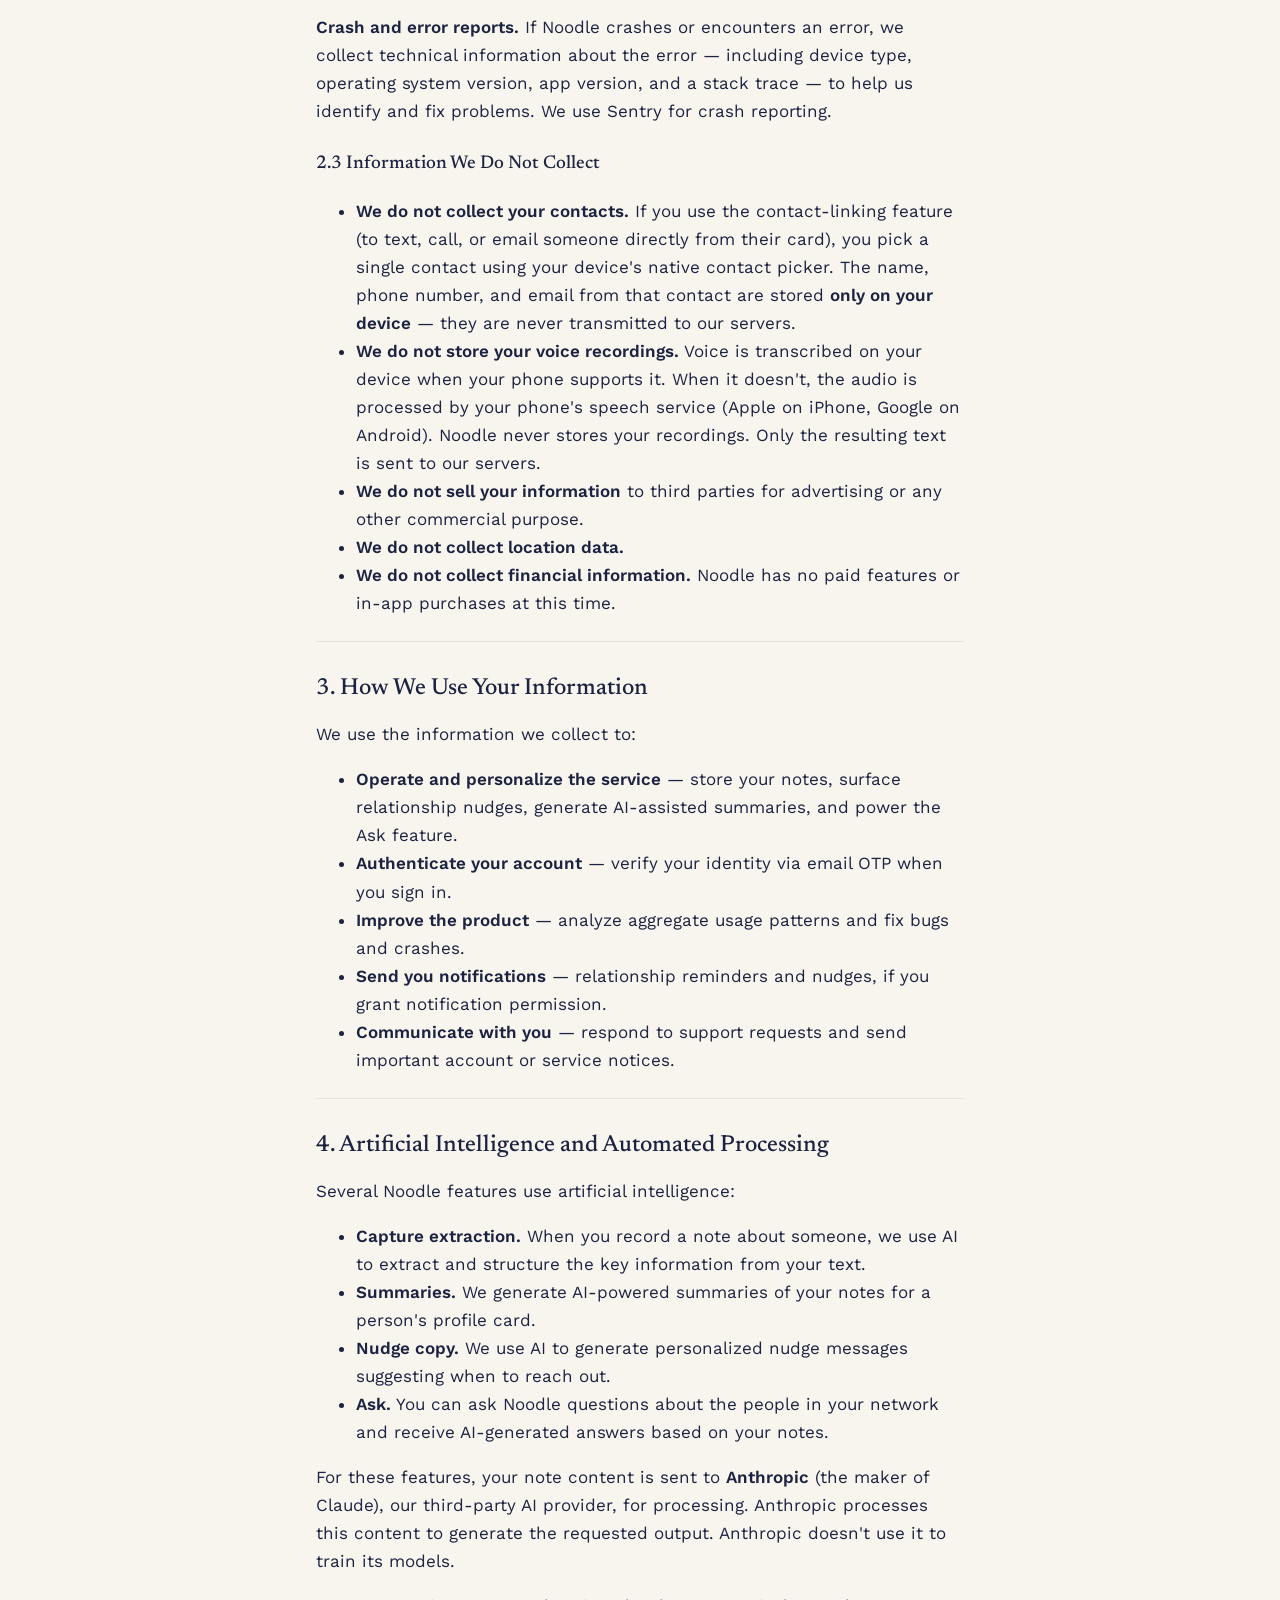
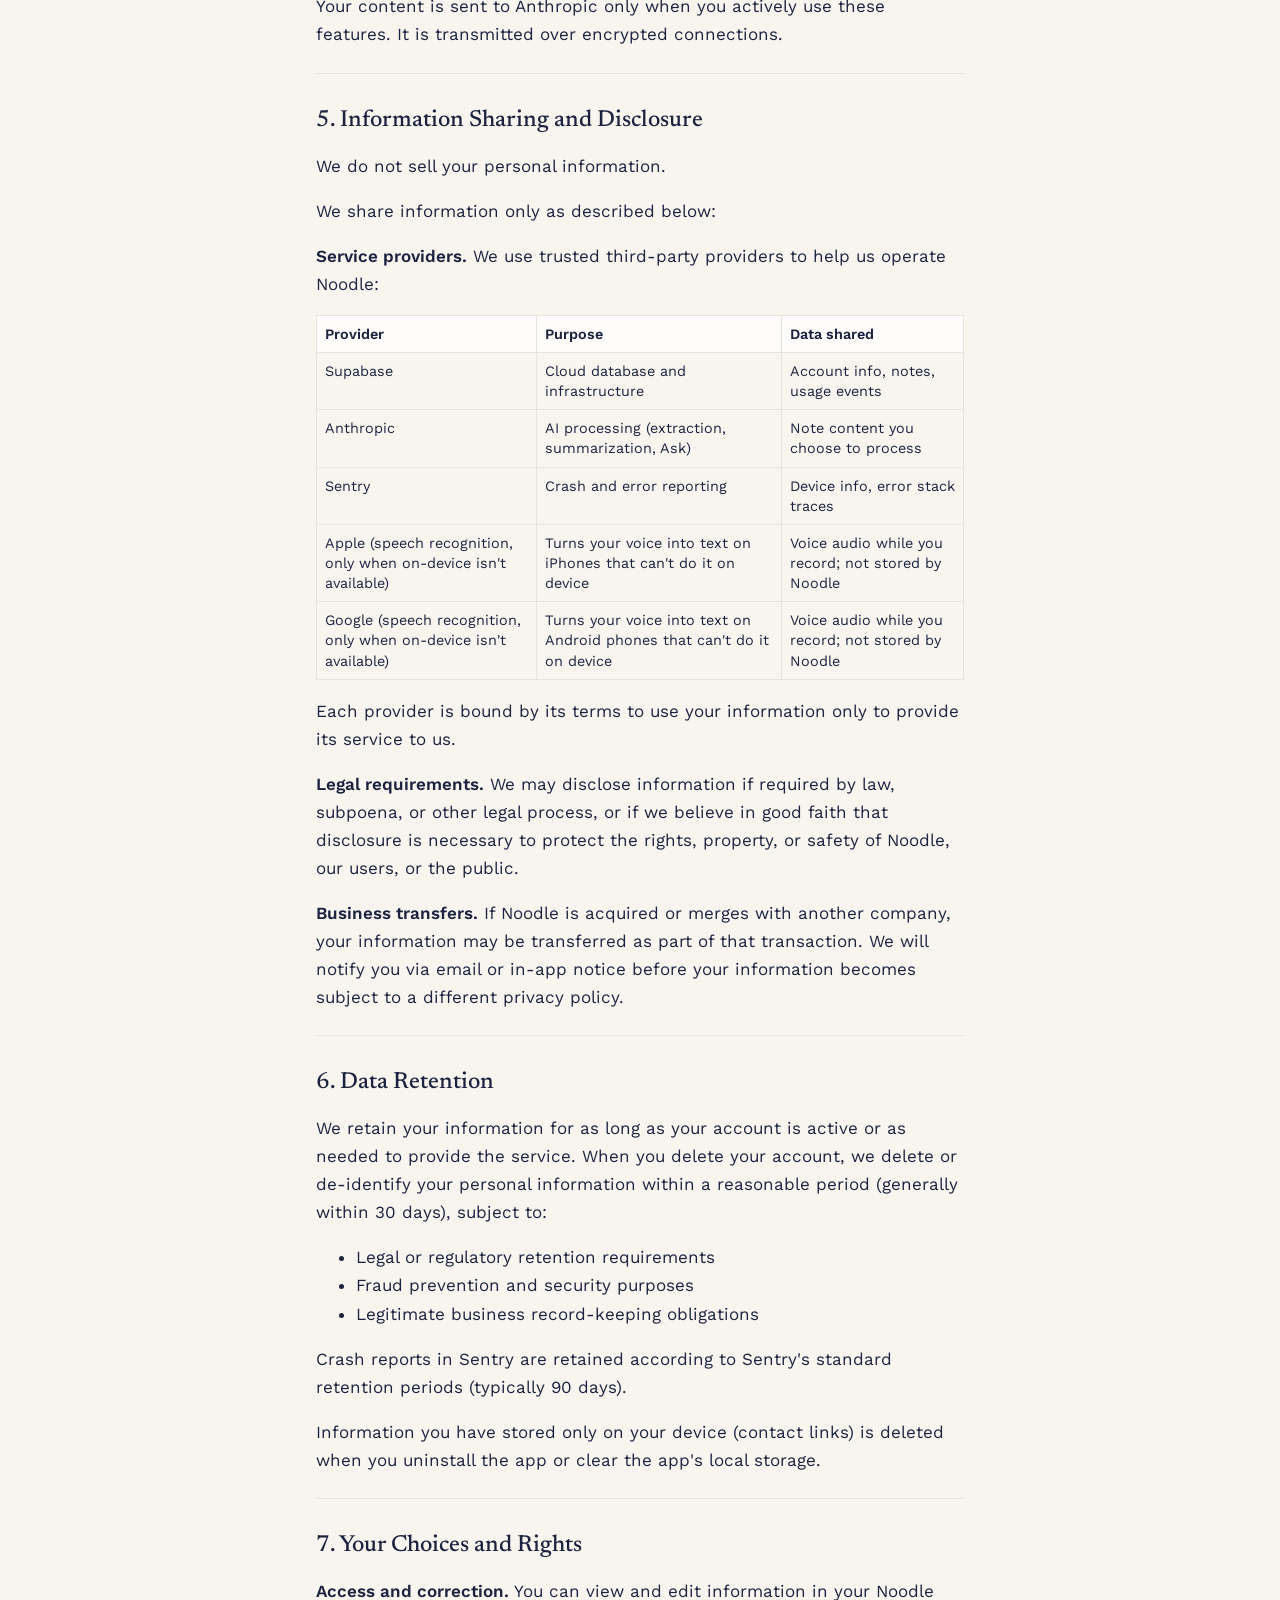
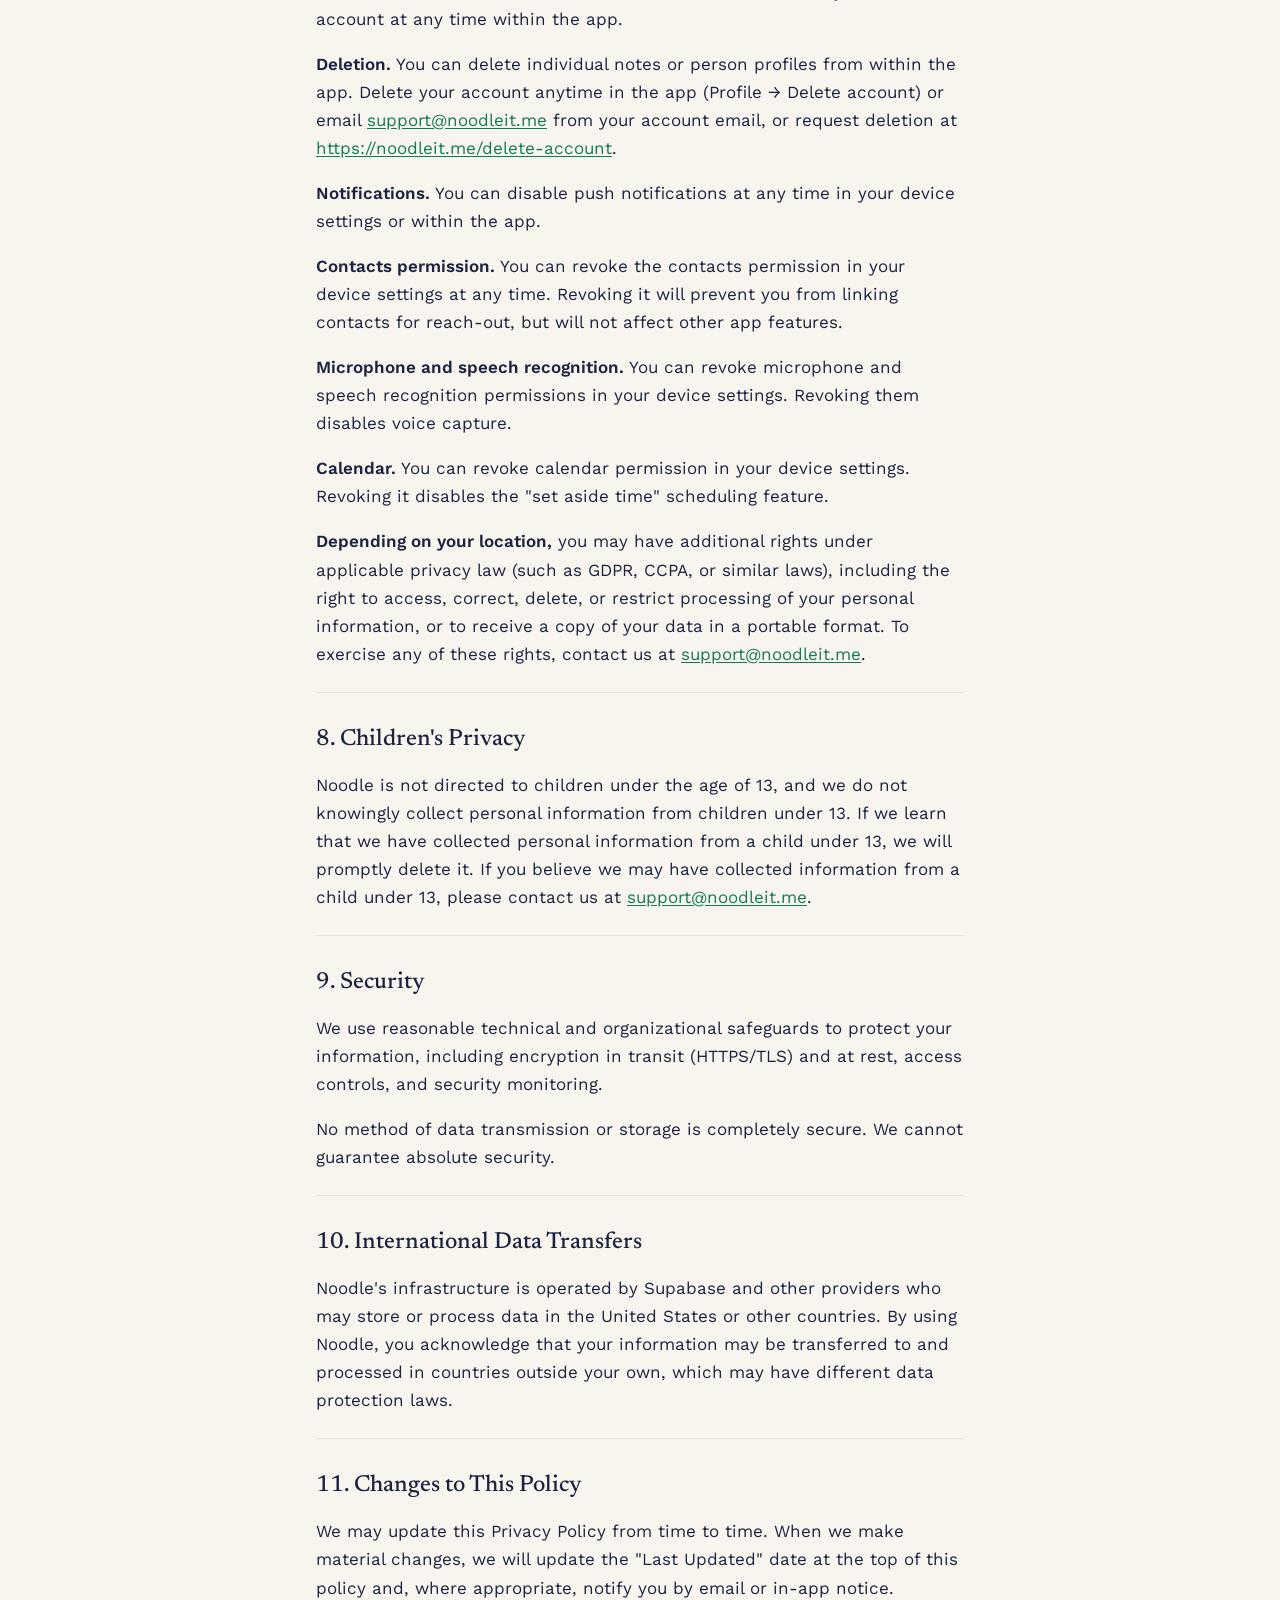
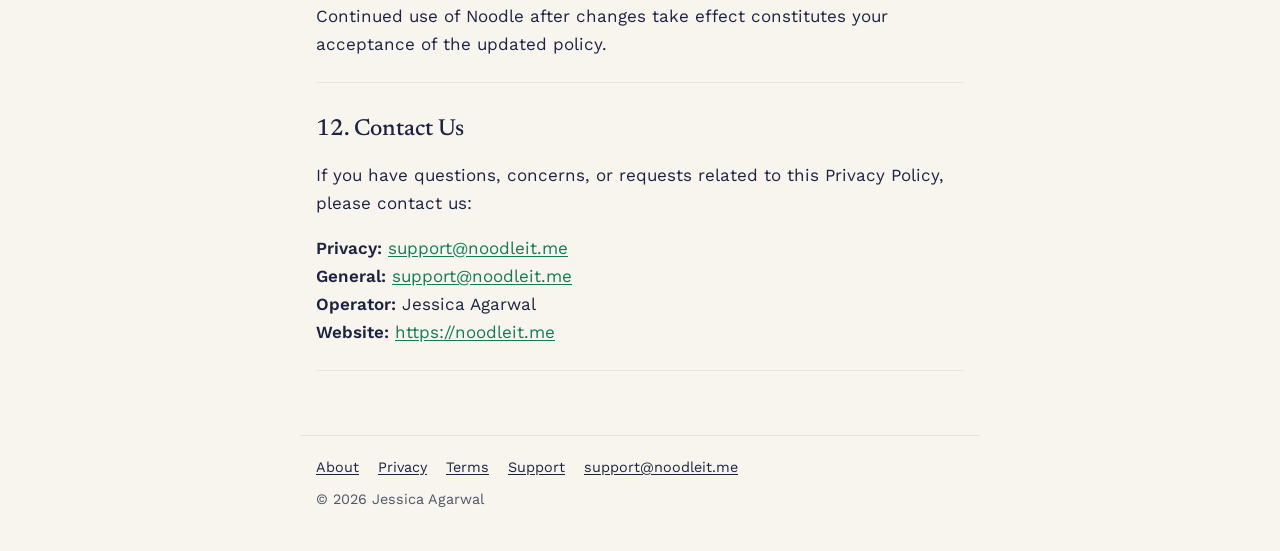
<file: privacy/index.html>
<!doctype html>
<html lang="en">
<head>
<meta charset="utf-8">
<meta name="viewport" content="width=device-width, initial-scale=1">
<meta name="color-scheme" content="light">
<title>Privacy · Noodle</title>
<meta name="description" content="How Noodle collects, uses and protects your data. We never sell your notes or use them for ads.">
<link rel="canonical" href="https://noodleit.me/privacy/">
<meta property="og:type" content="website">
<meta property="og:site_name" content="Noodle">
<meta property="og:url" content="https://noodleit.me/privacy/">
<meta property="og:title" content="Privacy · Noodle">
<meta property="og:description" content="How Noodle collects, uses and protects your data. We never sell your notes or use them for ads.">
<meta property="og:image" content="https://noodleit.me/img/og.png">
<meta property="og:image:width" content="1200">
<meta property="og:image:height" content="630">
<meta name="twitter:card" content="summary_large_image">
<meta name="twitter:image" content="https://noodleit.me/img/og.png">
<link rel="icon" href="/favicon.png">
<link rel="stylesheet" href="/style.css?v=3">
</head>
<body>
<header class="site-header"><a class="brand" href="/">Noodle</a></header>
<main>
<h1>Noodle Privacy Policy</h1>
<p><strong>Effective Date:</strong> October 21, 2026<br><strong>Last Updated:</strong> October 21, 2026</p>
<hr>
<p class="trust"><strong>Your notes are yours.</strong> We never sell them or use them for ads. They're encrypted, used only to run Noodle, and you can delete everything anytime.</p>
<p>Noodle (&quot;Noodle,&quot; &quot;we,&quot; &quot;us,&quot; or &quot;our&quot;) is committed to being transparent about how we collect, use, and protect your information. This Privacy Policy explains what information we collect when you use the Noodle application, why we collect it, and the choices you have.</p>
<p>This policy applies to the Noodle mobile applications (iOS and Android), our websites, and any related services.</p>
<hr>
<h2>1. Who We Are</h2>
<p>Noodle is a relationship-management application designed to help you remember important context about the people in your life and make more intentional decisions about where you invest your time and attention.</p>
<p><strong>Contact:</strong><br>Privacy inquiries: <a href="mailto:support@noodleit.me">support@noodleit.me</a><br>General: <a href="mailto:support@noodleit.me">support@noodleit.me</a><br>Operator: Jessica Agarwal<br>Website: <a href="https://noodleit.me">https://noodleit.me</a></p>
<hr>
<h2>2. Information We Collect</h2>
<h3>2.1 Information You Provide</h3>
<p><strong>Account information.</strong> When you create a Noodle account, we collect your email address. We use email one-time passcodes (OTP) for sign-in — we do not collect or store passwords.</p>
<p><strong>People and notes.</strong> The core of Noodle is information you choose to record about people in your personal and professional life — their names, your notes and observations, context you want to remember, relationship details, and similar information. This information is stored on our servers so you can access it across sessions.</p>
<p><strong>Profile photos.</strong> If you choose to attach a photo to a person&#39;s profile, that image is stored on our servers.</p>
<h3>2.2 Information Collected Automatically</h3>
<p><strong>Usage and analytics data.</strong> We collect information about how you use Noodle to improve the product. This includes app open events, feature interactions, nudge impressions, session identifiers, platform (iOS or Android), and app version. This data is stored in our own systems and is not shared with third-party advertising networks.</p>
<p><strong>Crash and error reports.</strong> If Noodle crashes or encounters an error, we collect technical information about the error — including device type, operating system version, app version, and a stack trace — to help us identify and fix problems. We use Sentry for crash reporting.</p>
<h3>2.3 Information We Do Not Collect</h3>
<ul>
<li><strong>We do not collect your contacts.</strong> If you use the contact-linking feature (to text, call, or email someone directly from their card), you pick a single contact using your device&#39;s native contact picker. The name, phone number, and email from that contact are stored <strong>only on your device</strong> — they are never transmitted to our servers.</li>
<li><strong>We do not store your voice recordings.</strong> Voice is transcribed on your device when your phone supports it. When it doesn&#39;t, the audio is processed by your phone&#39;s speech service (Apple on iPhone, Google on Android). Noodle never stores your recordings. Only the resulting text is sent to our servers.</li>
<li><strong>We do not sell your information</strong> to third parties for advertising or any other commercial purpose.</li>
<li><strong>We do not collect location data.</strong></li>
<li><strong>We do not collect financial information.</strong> Noodle has no paid features or in-app purchases at this time.</li>
</ul>
<hr>
<h2>3. How We Use Your Information</h2>
<p>We use the information we collect to:</p>
<ul>
<li><strong>Operate and personalize the service</strong> — store your notes, surface relationship nudges, generate AI-assisted summaries, and power the Ask feature.</li>
<li><strong>Authenticate your account</strong> — verify your identity via email OTP when you sign in.</li>
<li><strong>Improve the product</strong> — analyze aggregate usage patterns and fix bugs and crashes.</li>
<li><strong>Send you notifications</strong> — relationship reminders and nudges, if you grant notification permission.</li>
<li><strong>Communicate with you</strong> — respond to support requests and send important account or service notices.</li>
</ul>
<hr>
<h2>4. Artificial Intelligence and Automated Processing</h2>
<p>Several Noodle features use artificial intelligence:</p>
<ul>
<li><strong>Capture extraction.</strong> When you record a note about someone, we use AI to extract and structure the key information from your text.</li>
<li><strong>Summaries.</strong> We generate AI-powered summaries of your notes for a person&#39;s profile card.</li>
<li><strong>Nudge copy.</strong> We use AI to generate personalized nudge messages suggesting when to reach out.</li>
<li><strong>Ask.</strong> You can ask Noodle questions about the people in your network and receive AI-generated answers based on your notes.</li>
</ul>
<p>For these features, your note content is sent to <strong>Anthropic</strong> (the maker of Claude), our third-party AI provider, for processing. Anthropic processes this content to generate the requested output. Anthropic doesn&#39;t use it to train its models.</p>
<p>Your content is sent to Anthropic only when you actively use these features. It is transmitted over encrypted connections.</p>
<hr>
<h2>5. Information Sharing and Disclosure</h2>
<p>We do not sell your personal information.</p>
<p>We share information only as described below:</p>
<p><strong>Service providers.</strong> We use trusted third-party providers to help us operate Noodle:</p>
<div class="table-wrap"><table>
<thead>
<tr>
<th>Provider</th>
<th>Purpose</th>
<th>Data shared</th>
</tr>
</thead>
<tbody><tr>
<td>Supabase</td>
<td>Cloud database and infrastructure</td>
<td>Account info, notes, usage events</td>
</tr>
<tr>
<td>Anthropic</td>
<td>AI processing (extraction, summarization, Ask)</td>
<td>Note content you choose to process</td>
</tr>
<tr>
<td>Sentry</td>
<td>Crash and error reporting</td>
<td>Device info, error stack traces</td>
</tr>
<tr>
<td>Apple (speech recognition, only when on-device isn&#39;t available)</td>
<td>Turns your voice into text on iPhones that can&#39;t do it on device</td>
<td>Voice audio while you record; not stored by Noodle</td>
</tr>
<tr>
<td>Google (speech recognition, only when on-device isn&#39;t available)</td>
<td>Turns your voice into text on Android phones that can&#39;t do it on device</td>
<td>Voice audio while you record; not stored by Noodle</td>
</tr>
</tbody></table></div>
<p>Each provider is bound by its terms to use your information only to provide its service to us.</p>
<p><strong>Legal requirements.</strong> We may disclose information if required by law, subpoena, or other legal process, or if we believe in good faith that disclosure is necessary to protect the rights, property, or safety of Noodle, our users, or the public.</p>
<p><strong>Business transfers.</strong> If Noodle is acquired or merges with another company, your information may be transferred as part of that transaction. We will notify you via email or in-app notice before your information becomes subject to a different privacy policy.</p>
<hr>
<h2>6. Data Retention</h2>
<p>We retain your information for as long as your account is active or as needed to provide the service. When you delete your account, we delete or de-identify your personal information within a reasonable period (generally within 30 days), subject to:</p>
<ul>
<li>Legal or regulatory retention requirements</li>
<li>Fraud prevention and security purposes</li>
<li>Legitimate business record-keeping obligations</li>
</ul>
<p>Crash reports in Sentry are retained according to Sentry&#39;s standard retention periods (typically 90 days).</p>
<p>Information you have stored only on your device (contact links) is deleted when you uninstall the app or clear the app&#39;s local storage.</p>
<hr>
<h2>7. Your Choices and Rights</h2>
<p><strong>Access and correction.</strong> You can view and edit information in your Noodle account at any time within the app.</p>
<p><strong>Deletion.</strong> You can delete individual notes or person profiles from within the app. Delete your account anytime in the app (Profile → Delete account) or email <a href="mailto:support@noodleit.me">support@noodleit.me</a> from your account email, or request deletion at <a href="/delete-account/">https://noodleit.me/delete-account</a>.</p>
<p><strong>Notifications.</strong> You can disable push notifications at any time in your device settings or within the app.</p>
<p><strong>Contacts permission.</strong> You can revoke the contacts permission in your device settings at any time. Revoking it will prevent you from linking contacts for reach-out, but will not affect other app features.</p>
<p><strong>Microphone and speech recognition.</strong> You can revoke microphone and speech recognition permissions in your device settings. Revoking them disables voice capture.</p>
<p><strong>Calendar.</strong> You can revoke calendar permission in your device settings. Revoking it disables the &quot;set aside time&quot; scheduling feature.</p>
<p><strong>Depending on your location,</strong> you may have additional rights under applicable privacy law (such as GDPR, CCPA, or similar laws), including the right to access, correct, delete, or restrict processing of your personal information, or to receive a copy of your data in a portable format. To exercise any of these rights, contact us at <a href="mailto:support@noodleit.me">support@noodleit.me</a>.</p>
<hr>
<h2>8. Children&#39;s Privacy</h2>
<p>Noodle is not directed to children under the age of 13, and we do not knowingly collect personal information from children under 13. If we learn that we have collected personal information from a child under 13, we will promptly delete it. If you believe we may have collected information from a child under 13, please contact us at <a href="mailto:support@noodleit.me">support@noodleit.me</a>.</p>
<hr>
<h2>9. Security</h2>
<p>We use reasonable technical and organizational safeguards to protect your information, including encryption in transit (HTTPS/TLS) and at rest, access controls, and security monitoring.</p>
<p>No method of data transmission or storage is completely secure. We cannot guarantee absolute security.</p>
<hr>
<h2>10. International Data Transfers</h2>
<p>Noodle&#39;s infrastructure is operated by Supabase and other providers who may store or process data in the United States or other countries. By using Noodle, you acknowledge that your information may be transferred to and processed in countries outside your own, which may have different data protection laws.</p>
<hr>
<h2>11. Changes to This Policy</h2>
<p>We may update this Privacy Policy from time to time. When we make material changes, we will update the &quot;Last Updated&quot; date at the top of this policy and, where appropriate, notify you by email or in-app notice. Continued use of Noodle after changes take effect constitutes your acceptance of the updated policy.</p>
<hr>
<h2>12. Contact Us</h2>
<p>If you have questions, concerns, or requests related to this Privacy Policy, please contact us:</p>
<p><strong>Privacy:</strong> <a href="mailto:support@noodleit.me">support@noodleit.me</a><br><strong>General:</strong> <a href="mailto:support@noodleit.me">support@noodleit.me</a><br><strong>Operator:</strong> Jessica Agarwal<br><strong>Website:</strong> <a href="https://noodleit.me">https://noodleit.me</a></p>
<hr>


</main>
<footer class="site-footer">
<nav><a href="/about/">About</a> <a href="/privacy/">Privacy</a> <a href="/terms/">Terms</a> <a href="/support/">Support</a> <a href="mailto:support@noodleit.me">support@noodleit.me</a></nav>
<p>&copy; 2026 Jessica Agarwal</p>
</footer>
</body>
</html>
</file>
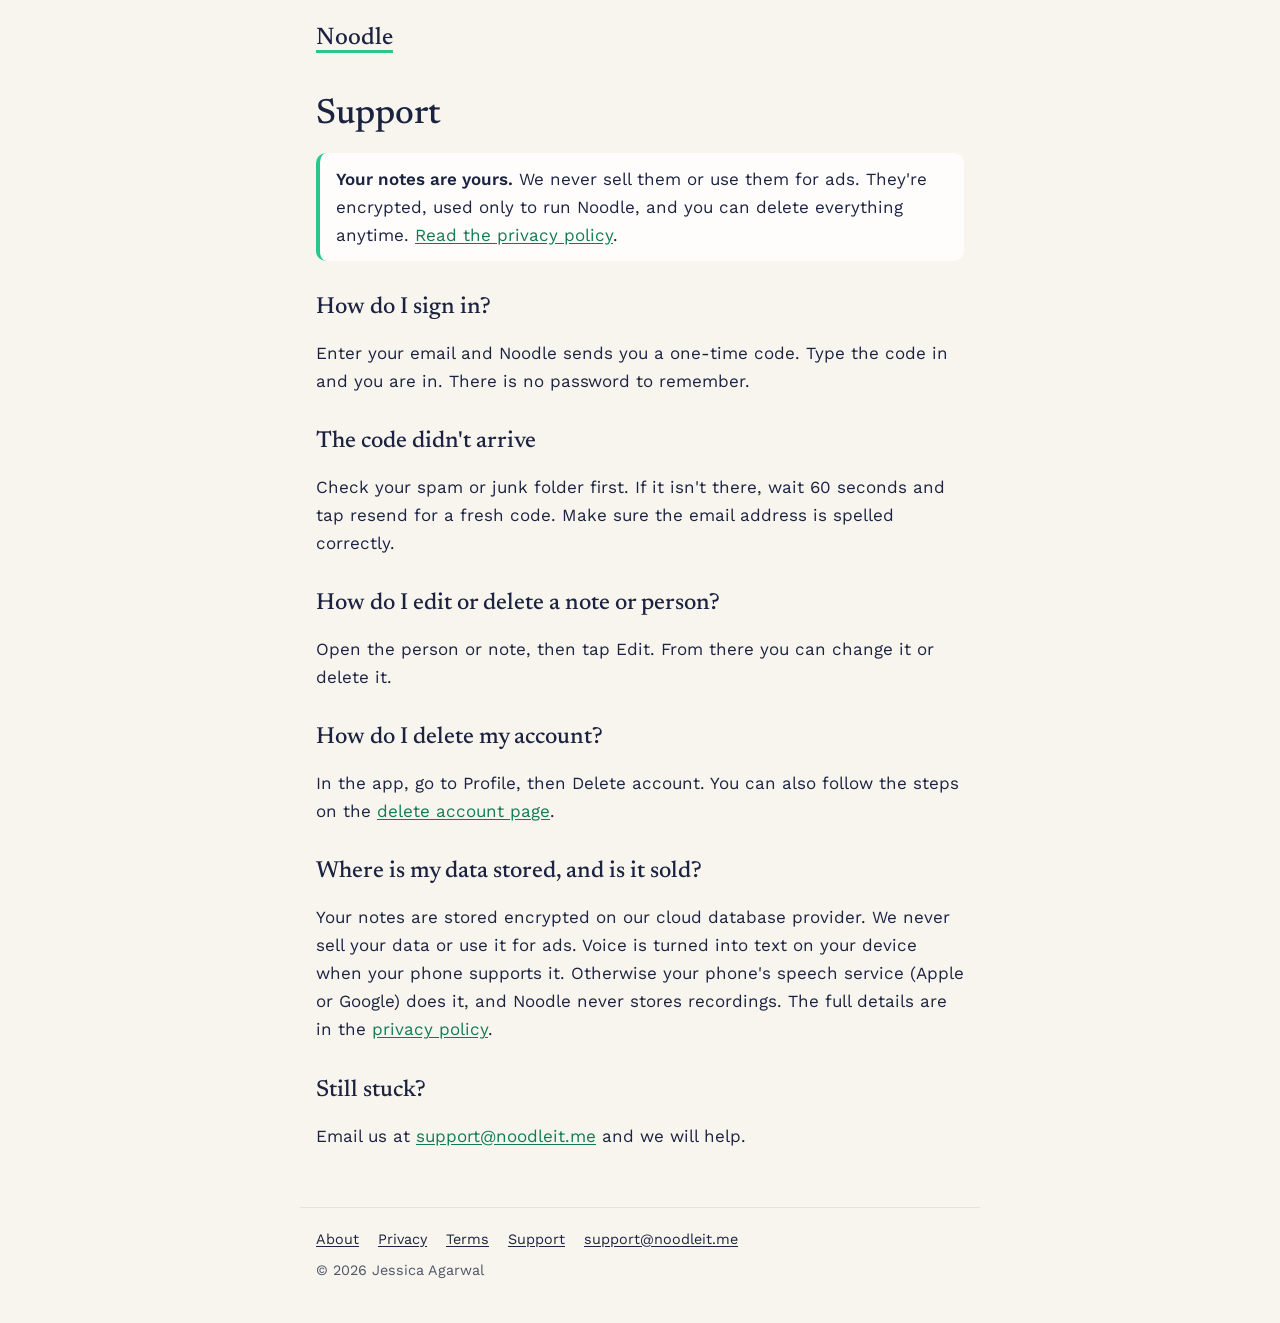
<file: support/index.html>
<!doctype html>
<html lang="en">
<head>
<meta charset="utf-8">
<meta name="viewport" content="width=device-width, initial-scale=1">
<meta name="color-scheme" content="light">
<title>Support · Noodle</title>
<meta name="description" content="Help with Noodle: common questions, how to get in touch, and how to delete your account.">
<link rel="canonical" href="https://noodleit.me/support/">
<meta property="og:type" content="website">
<meta property="og:site_name" content="Noodle">
<meta property="og:url" content="https://noodleit.me/support/">
<meta property="og:title" content="Support · Noodle">
<meta property="og:description" content="Help with Noodle: common questions, how to get in touch, and how to delete your account.">
<meta property="og:image" content="https://noodleit.me/img/og.png">
<meta property="og:image:width" content="1200">
<meta property="og:image:height" content="630">
<meta name="twitter:card" content="summary_large_image">
<meta name="twitter:image" content="https://noodleit.me/img/og.png">
<link rel="icon" href="/favicon.png">
<link rel="stylesheet" href="/style.css?v=3">
</head>
<body>
<header class="site-header"><a class="brand" href="/">Noodle</a></header>
<main>
<h1>Support</h1>
<p class="trust"><strong>Your notes are yours.</strong> We never sell them or use them for ads. They're encrypted, used only to run Noodle, and you can delete everything anytime. <a href="/privacy/">Read the privacy policy</a>.</p>
<h2>How do I sign in?</h2>
<p>Enter your email and Noodle sends you a one-time code. Type the code in and you are in. There is no password to remember.</p>
<h2>The code didn't arrive</h2>
<p>Check your spam or junk folder first. If it isn't there, wait 60 seconds and tap resend for a fresh code. Make sure the email address is spelled correctly.</p>
<h2>How do I edit or delete a note or person?</h2>
<p>Open the person or note, then tap Edit. From there you can change it or delete it.</p>
<h2>How do I delete my account?</h2>
<p>In the app, go to Profile, then Delete account. You can also follow the steps on the <a href="/delete-account/">delete account page</a>.</p>
<h2>Where is my data stored, and is it sold?</h2>
<p>Your notes are stored encrypted on our cloud database provider. We never sell your data or use it for ads. Voice is turned into text on your device when your phone supports it. Otherwise your phone's speech service (Apple or Google) does it, and Noodle never stores recordings. The full details are in the <a href="/privacy/">privacy policy</a>.</p>
<h2>Still stuck?</h2>
<p>Email us at <a href="mailto:support@noodleit.me">support@noodleit.me</a> and we will help.</p>
</main>
<footer class="site-footer">
<nav><a href="/about/">About</a> <a href="/privacy/">Privacy</a> <a href="/terms/">Terms</a> <a href="/support/">Support</a> <a href="mailto:support@noodleit.me">support@noodleit.me</a></nav>
<p>&copy; 2026 Jessica Agarwal</p>
</footer>
</body>
</html>
</file>
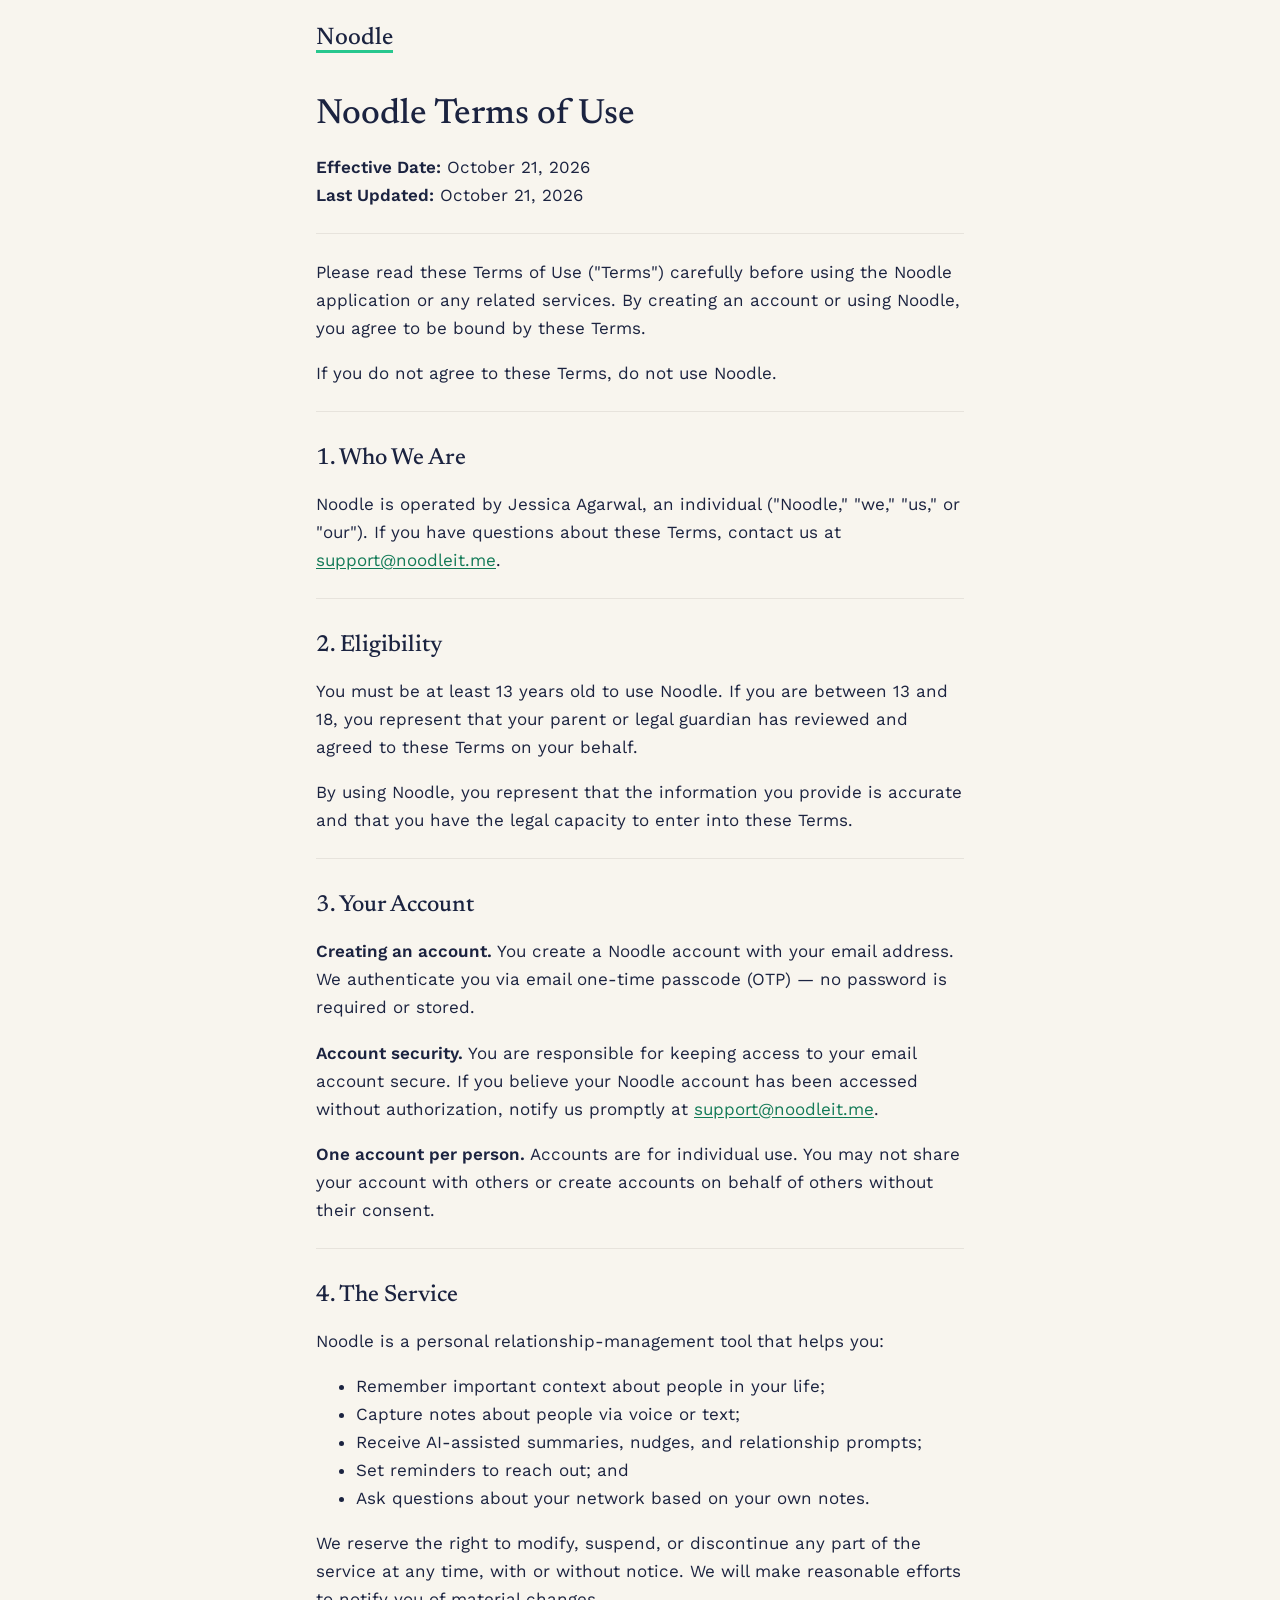
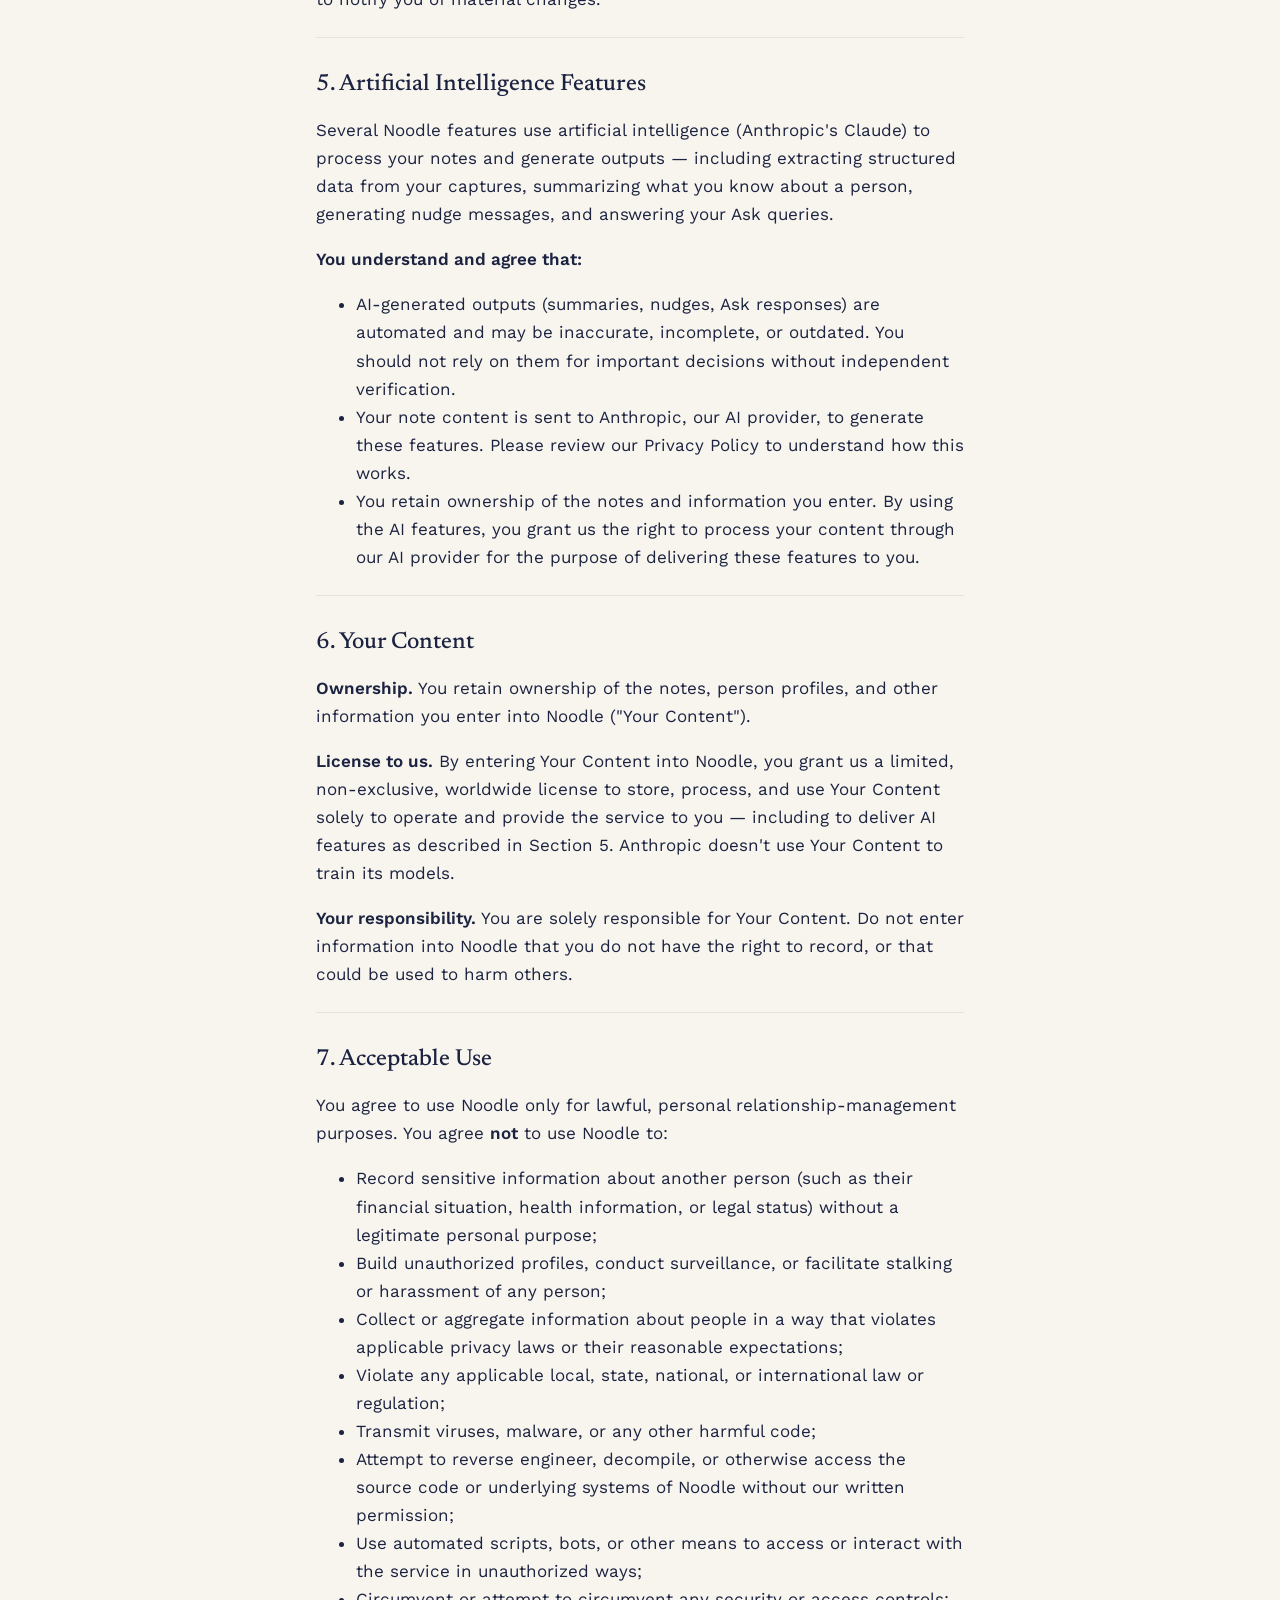
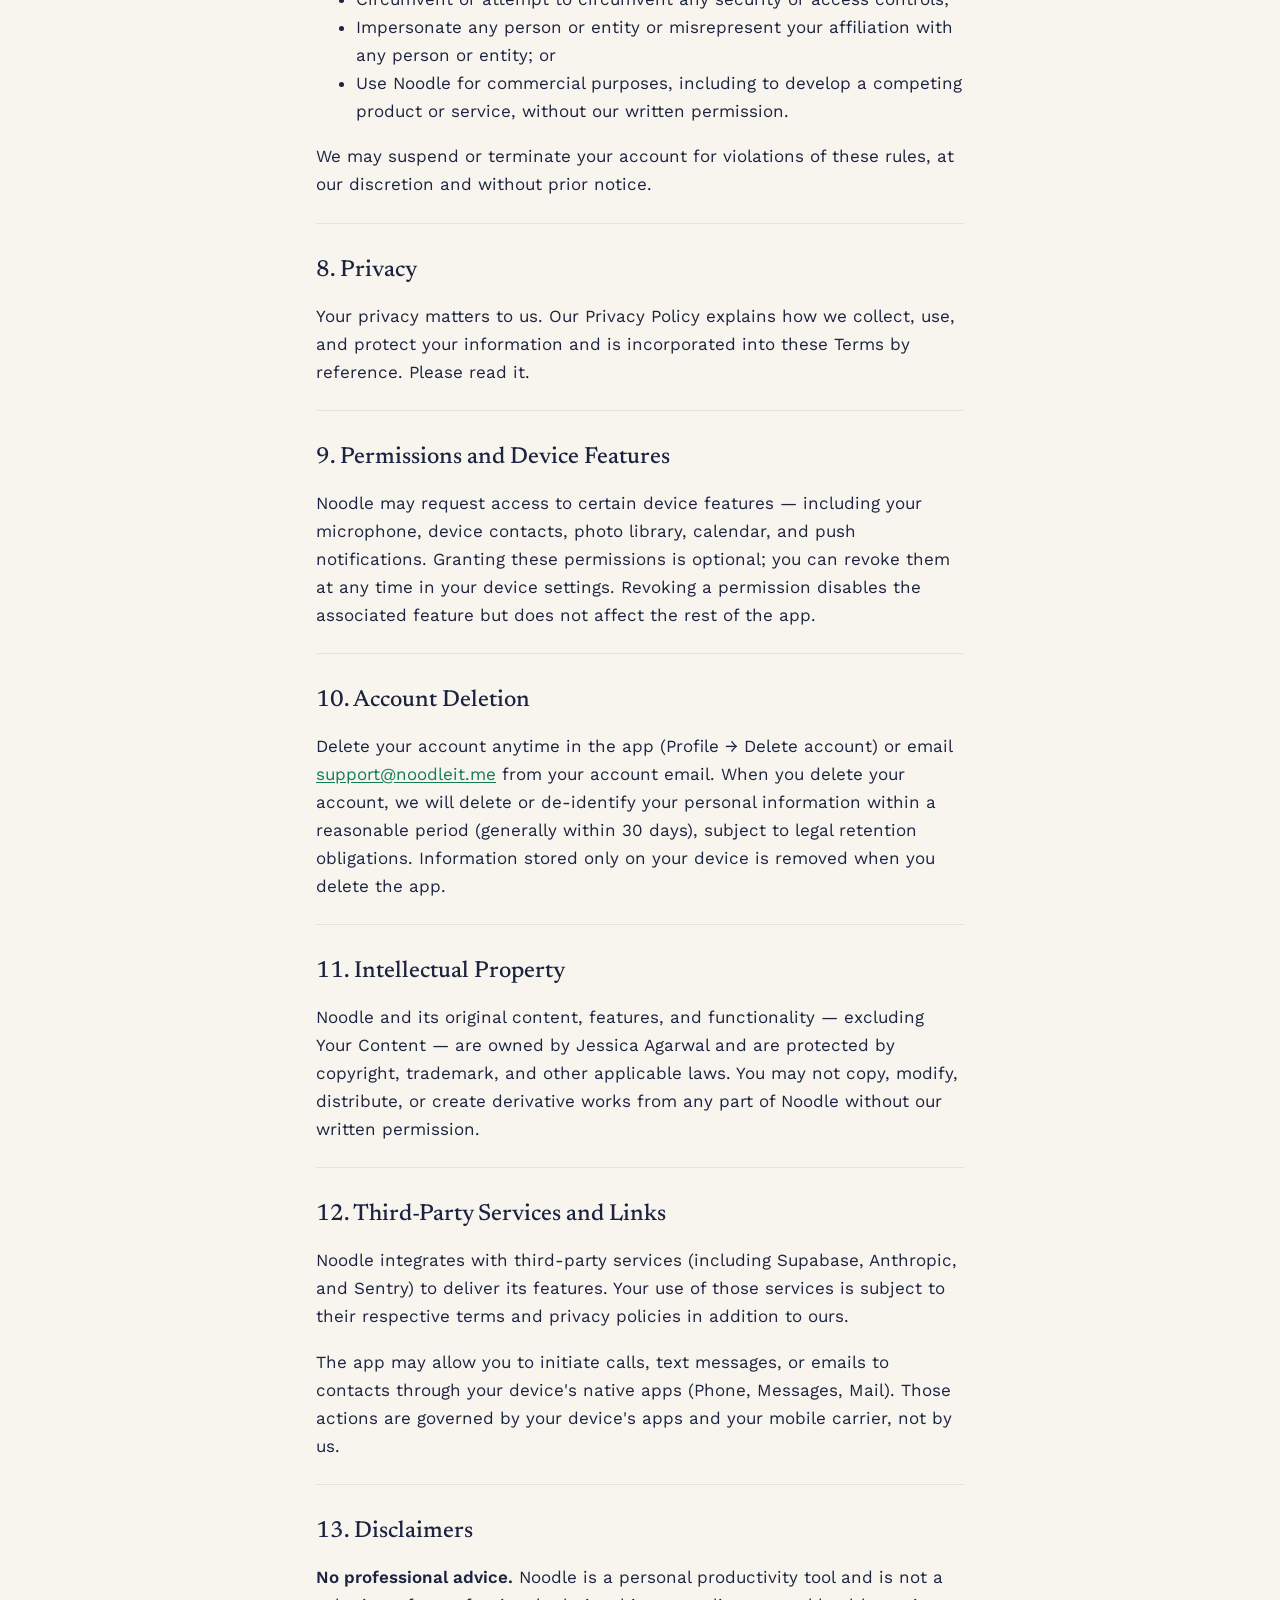
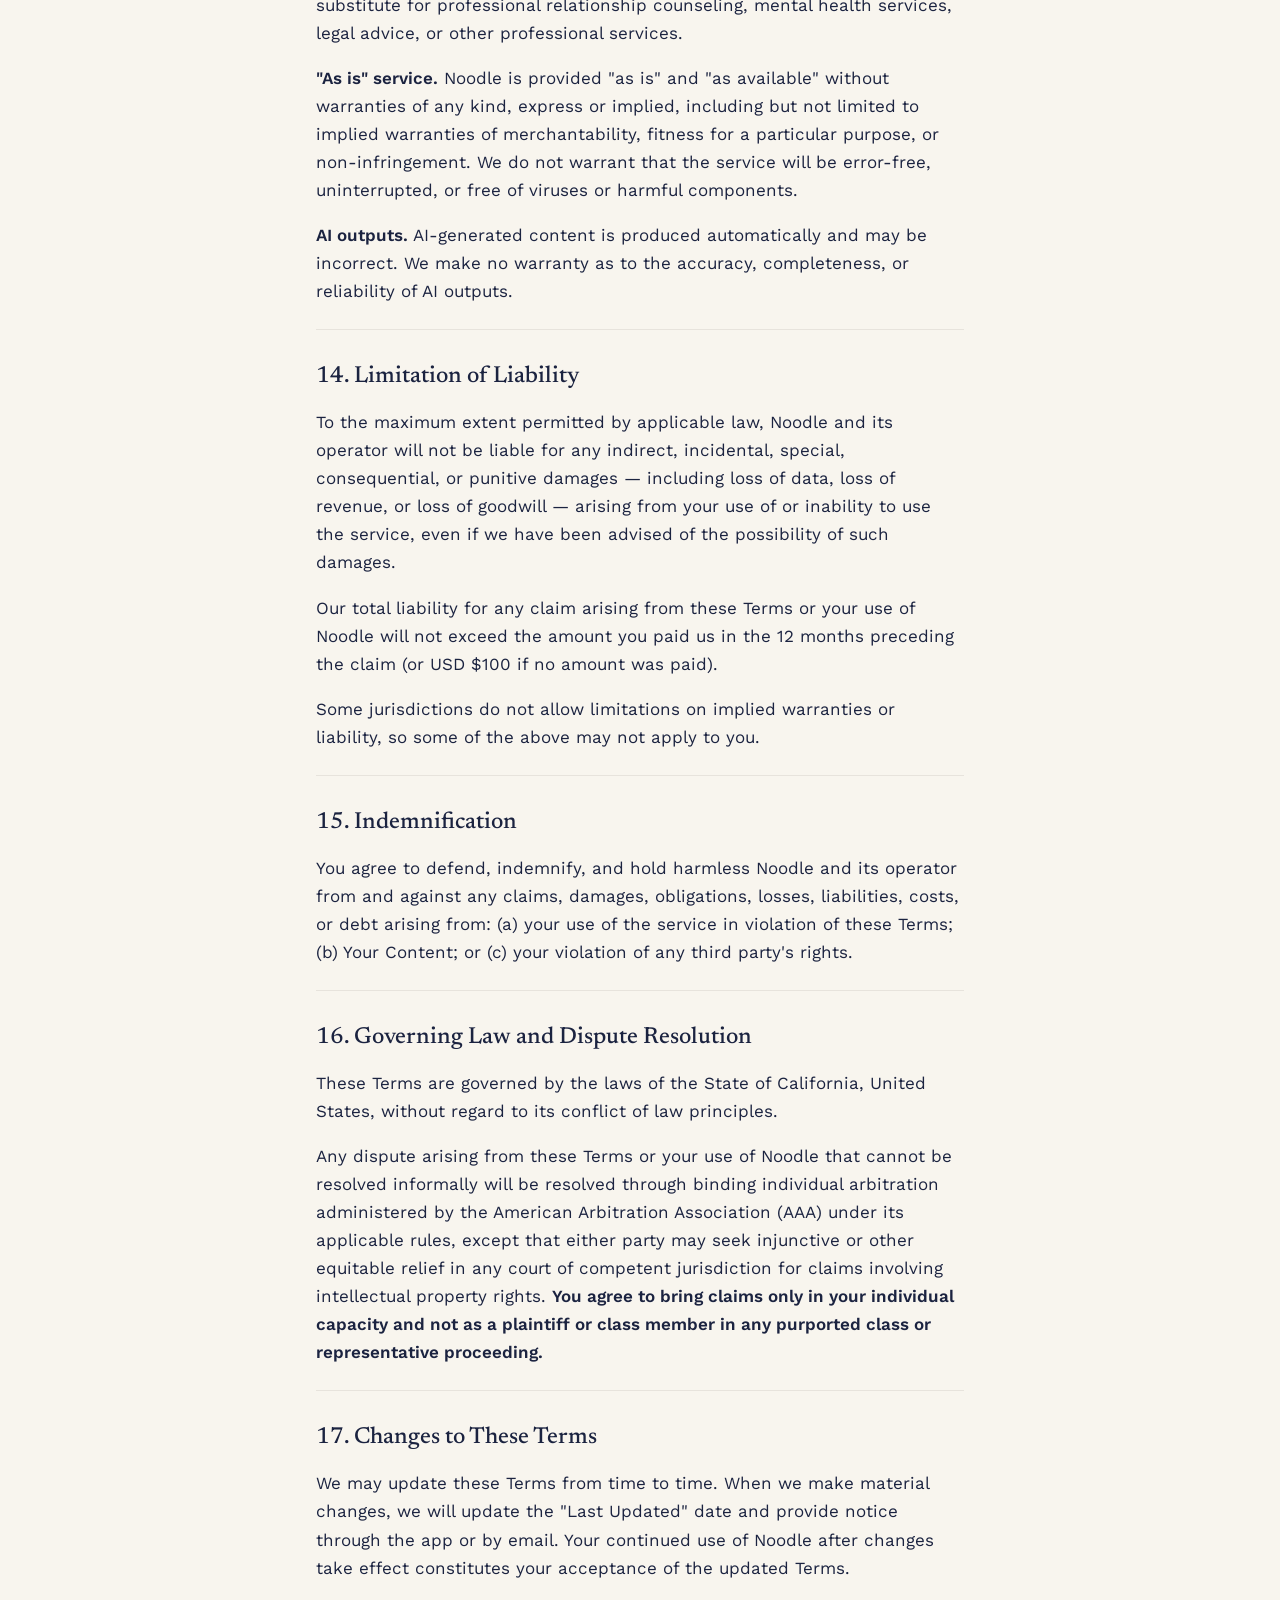
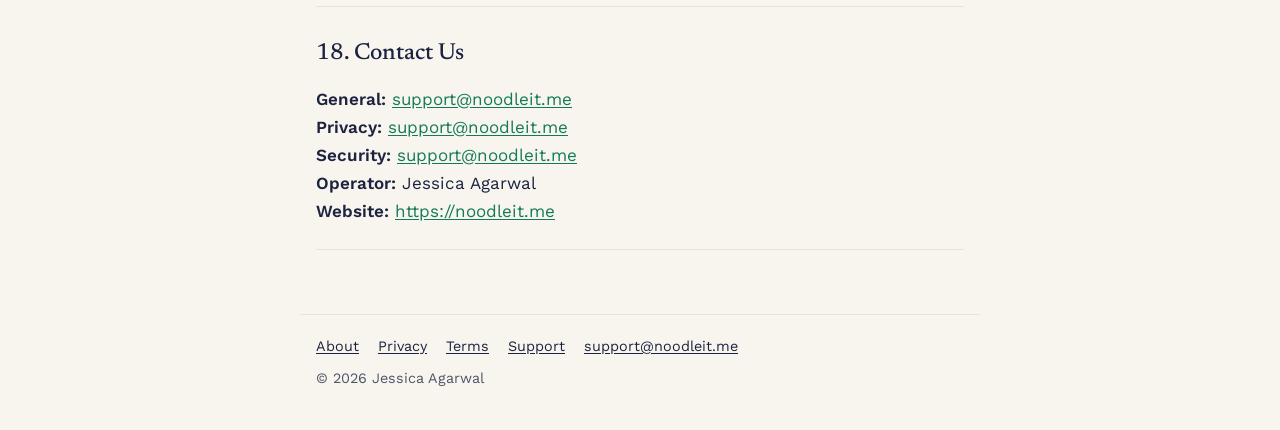
<file: terms/index.html>
<!doctype html>
<html lang="en">
<head>
<meta charset="utf-8">
<meta name="viewport" content="width=device-width, initial-scale=1">
<meta name="color-scheme" content="light">
<title>Terms · Noodle</title>
<meta name="description" content="The terms of use for the Noodle app.">
<link rel="canonical" href="https://noodleit.me/terms/">
<meta property="og:type" content="website">
<meta property="og:site_name" content="Noodle">
<meta property="og:url" content="https://noodleit.me/terms/">
<meta property="og:title" content="Terms · Noodle">
<meta property="og:description" content="The terms of use for the Noodle app.">
<meta property="og:image" content="https://noodleit.me/img/og.png">
<meta property="og:image:width" content="1200">
<meta property="og:image:height" content="630">
<meta name="twitter:card" content="summary_large_image">
<meta name="twitter:image" content="https://noodleit.me/img/og.png">
<link rel="icon" href="/favicon.png">
<link rel="stylesheet" href="/style.css?v=3">
</head>
<body>
<header class="site-header"><a class="brand" href="/">Noodle</a></header>
<main>
<h1>Noodle Terms of Use</h1>
<p><strong>Effective Date:</strong> October 21, 2026<br><strong>Last Updated:</strong> October 21, 2026</p>
<hr>
<p>Please read these Terms of Use (&quot;Terms&quot;) carefully before using the Noodle application or any related services. By creating an account or using Noodle, you agree to be bound by these Terms.</p>
<p>If you do not agree to these Terms, do not use Noodle.</p>
<hr>
<h2>1. Who We Are</h2>
<p>Noodle is operated by Jessica Agarwal, an individual (&quot;Noodle,&quot; &quot;we,&quot; &quot;us,&quot; or &quot;our&quot;). If you have questions about these Terms, contact us at <a href="mailto:support@noodleit.me">support@noodleit.me</a>.</p>
<hr>
<h2>2. Eligibility</h2>
<p>You must be at least 13 years old to use Noodle. If you are between 13 and 18, you represent that your parent or legal guardian has reviewed and agreed to these Terms on your behalf.</p>
<p>By using Noodle, you represent that the information you provide is accurate and that you have the legal capacity to enter into these Terms.</p>
<hr>
<h2>3. Your Account</h2>
<p><strong>Creating an account.</strong> You create a Noodle account with your email address. We authenticate you via email one-time passcode (OTP) — no password is required or stored.</p>
<p><strong>Account security.</strong> You are responsible for keeping access to your email account secure. If you believe your Noodle account has been accessed without authorization, notify us promptly at <a href="mailto:support@noodleit.me">support@noodleit.me</a>.</p>
<p><strong>One account per person.</strong> Accounts are for individual use. You may not share your account with others or create accounts on behalf of others without their consent.</p>
<hr>
<h2>4. The Service</h2>
<p>Noodle is a personal relationship-management tool that helps you:</p>
<ul>
<li>Remember important context about people in your life;</li>
<li>Capture notes about people via voice or text;</li>
<li>Receive AI-assisted summaries, nudges, and relationship prompts;</li>
<li>Set reminders to reach out; and</li>
<li>Ask questions about your network based on your own notes.</li>
</ul>
<p>We reserve the right to modify, suspend, or discontinue any part of the service at any time, with or without notice. We will make reasonable efforts to notify you of material changes.</p>
<hr>
<h2>5. Artificial Intelligence Features</h2>
<p>Several Noodle features use artificial intelligence (Anthropic&#39;s Claude) to process your notes and generate outputs — including extracting structured data from your captures, summarizing what you know about a person, generating nudge messages, and answering your Ask queries.</p>
<p><strong>You understand and agree that:</strong></p>
<ul>
<li>AI-generated outputs (summaries, nudges, Ask responses) are automated and may be inaccurate, incomplete, or outdated. You should not rely on them for important decisions without independent verification.</li>
<li>Your note content is sent to Anthropic, our AI provider, to generate these features. Please review our Privacy Policy to understand how this works.</li>
<li>You retain ownership of the notes and information you enter. By using the AI features, you grant us the right to process your content through our AI provider for the purpose of delivering these features to you.</li>
</ul>
<hr>
<h2>6. Your Content</h2>
<p><strong>Ownership.</strong> You retain ownership of the notes, person profiles, and other information you enter into Noodle (&quot;Your Content&quot;).</p>
<p><strong>License to us.</strong> By entering Your Content into Noodle, you grant us a limited, non-exclusive, worldwide license to store, process, and use Your Content solely to operate and provide the service to you — including to deliver AI features as described in Section 5. Anthropic doesn&#39;t use Your Content to train its models.</p>
<p><strong>Your responsibility.</strong> You are solely responsible for Your Content. Do not enter information into Noodle that you do not have the right to record, or that could be used to harm others.</p>
<hr>
<h2>7. Acceptable Use</h2>
<p>You agree to use Noodle only for lawful, personal relationship-management purposes. You agree <strong>not</strong> to use Noodle to:</p>
<ul>
<li>Record sensitive information about another person (such as their financial situation, health information, or legal status) without a legitimate personal purpose;</li>
<li>Build unauthorized profiles, conduct surveillance, or facilitate stalking or harassment of any person;</li>
<li>Collect or aggregate information about people in a way that violates applicable privacy laws or their reasonable expectations;</li>
<li>Violate any applicable local, state, national, or international law or regulation;</li>
<li>Transmit viruses, malware, or any other harmful code;</li>
<li>Attempt to reverse engineer, decompile, or otherwise access the source code or underlying systems of Noodle without our written permission;</li>
<li>Use automated scripts, bots, or other means to access or interact with the service in unauthorized ways;</li>
<li>Circumvent or attempt to circumvent any security or access controls;</li>
<li>Impersonate any person or entity or misrepresent your affiliation with any person or entity; or</li>
<li>Use Noodle for commercial purposes, including to develop a competing product or service, without our written permission.</li>
</ul>
<p>We may suspend or terminate your account for violations of these rules, at our discretion and without prior notice.</p>
<hr>
<h2>8. Privacy</h2>
<p>Your privacy matters to us. Our Privacy Policy explains how we collect, use, and protect your information and is incorporated into these Terms by reference. Please read it.</p>
<hr>
<h2>9. Permissions and Device Features</h2>
<p>Noodle may request access to certain device features — including your microphone, device contacts, photo library, calendar, and push notifications. Granting these permissions is optional; you can revoke them at any time in your device settings. Revoking a permission disables the associated feature but does not affect the rest of the app.</p>
<hr>
<h2>10. Account Deletion</h2>
<p>Delete your account anytime in the app (Profile → Delete account) or email <a href="mailto:support@noodleit.me">support@noodleit.me</a> from your account email. When you delete your account, we will delete or de-identify your personal information within a reasonable period (generally within 30 days), subject to legal retention obligations. Information stored only on your device is removed when you delete the app.</p>
<hr>
<h2>11. Intellectual Property</h2>
<p>Noodle and its original content, features, and functionality — excluding Your Content — are owned by Jessica Agarwal and are protected by copyright, trademark, and other applicable laws. You may not copy, modify, distribute, or create derivative works from any part of Noodle without our written permission.</p>
<hr>
<h2>12. Third-Party Services and Links</h2>
<p>Noodle integrates with third-party services (including Supabase, Anthropic, and Sentry) to deliver its features. Your use of those services is subject to their respective terms and privacy policies in addition to ours.</p>
<p>The app may allow you to initiate calls, text messages, or emails to contacts through your device&#39;s native apps (Phone, Messages, Mail). Those actions are governed by your device&#39;s apps and your mobile carrier, not by us.</p>
<hr>
<h2>13. Disclaimers</h2>
<p><strong>No professional advice.</strong> Noodle is a personal productivity tool and is not a substitute for professional relationship counseling, mental health services, legal advice, or other professional services.</p>
<p><strong>&quot;As is&quot; service.</strong> Noodle is provided &quot;as is&quot; and &quot;as available&quot; without warranties of any kind, express or implied, including but not limited to implied warranties of merchantability, fitness for a particular purpose, or non-infringement. We do not warrant that the service will be error-free, uninterrupted, or free of viruses or harmful components.</p>
<p><strong>AI outputs.</strong> AI-generated content is produced automatically and may be incorrect. We make no warranty as to the accuracy, completeness, or reliability of AI outputs.</p>
<hr>
<h2>14. Limitation of Liability</h2>
<p>To the maximum extent permitted by applicable law, Noodle and its operator will not be liable for any indirect, incidental, special, consequential, or punitive damages — including loss of data, loss of revenue, or loss of goodwill — arising from your use of or inability to use the service, even if we have been advised of the possibility of such damages.</p>
<p>Our total liability for any claim arising from these Terms or your use of Noodle will not exceed the amount you paid us in the 12 months preceding the claim (or USD $100 if no amount was paid).</p>
<p>Some jurisdictions do not allow limitations on implied warranties or liability, so some of the above may not apply to you.</p>
<hr>
<h2>15. Indemnification</h2>
<p>You agree to defend, indemnify, and hold harmless Noodle and its operator from and against any claims, damages, obligations, losses, liabilities, costs, or debt arising from: (a) your use of the service in violation of these Terms; (b) Your Content; or (c) your violation of any third party&#39;s rights.</p>
<hr>
<h2>16. Governing Law and Dispute Resolution</h2>
<p>These Terms are governed by the laws of the State of California, United States, without regard to its conflict of law principles.</p>
<p>Any dispute arising from these Terms or your use of Noodle that cannot be resolved informally will be resolved through binding individual arbitration administered by the American Arbitration Association (AAA) under its applicable rules, except that either party may seek injunctive or other equitable relief in any court of competent jurisdiction for claims involving intellectual property rights. <strong>You agree to bring claims only in your individual capacity and not as a plaintiff or class member in any purported class or representative proceeding.</strong></p>
<hr>
<h2>17. Changes to These Terms</h2>
<p>We may update these Terms from time to time. When we make material changes, we will update the &quot;Last Updated&quot; date and provide notice through the app or by email. Your continued use of Noodle after changes take effect constitutes your acceptance of the updated Terms.</p>
<hr>
<h2>18. Contact Us</h2>
<p><strong>General:</strong> <a href="mailto:support@noodleit.me">support@noodleit.me</a><br><strong>Privacy:</strong> <a href="mailto:support@noodleit.me">support@noodleit.me</a><br><strong>Security:</strong> <a href="mailto:support@noodleit.me">support@noodleit.me</a><br><strong>Operator:</strong> Jessica Agarwal<br><strong>Website:</strong> <a href="https://noodleit.me">https://noodleit.me</a></p>
<hr>


</main>
<footer class="site-footer">
<nav><a href="/about/">About</a> <a href="/privacy/">Privacy</a> <a href="/terms/">Terms</a> <a href="/support/">Support</a> <a href="mailto:support@noodleit.me">support@noodleit.me</a></nav>
<p>&copy; 2026 Jessica Agarwal</p>
</footer>
</body>
</html>
</file>
<file: style.css>
@font-face{font-family:"Newsreader";src:url(/fonts/Newsreader-Regular.ttf) format("truetype");font-weight:400;font-display:swap}
@font-face{font-family:"Newsreader";src:url(/fonts/Newsreader-Medium.ttf) format("truetype");font-weight:500;font-display:swap}
@font-face{font-family:"Work Sans";src:url(/fonts/WorkSans-Regular.ttf) format("truetype");font-weight:400;font-display:swap}
@font-face{font-family:"Work Sans";src:url(/fonts/WorkSans-Medium.ttf) format("truetype");font-weight:500;font-display:swap}
@font-face{font-family:"Work Sans";src:url(/fonts/WorkSans-SemiBold.ttf) format("truetype");font-weight:600;font-display:swap}

/* Same palette as the app's Round-4 Home (src/theme.ts colors.home + trait colors). */
:root{
  --ground:#F8F5EE;--card:#FFFDFB;--navy:#1B2340;--muted:#4E5668;--line:#E7E3DC;
  --mint:#9DEEDC;--coral:#FA8577;--butter:#FFC76D;--sky:#BFE3EE;
  --spark:#FFC76D;--ally:#9DEEDC;--champion:#E8615C;--rock:#2BA3CB;--bridge:#1B2340;
  --brand:#28C78E;--link:#127a57;
  --serif:"Newsreader",Georgia,"Times New Roman",serif;
  --sans:"Work Sans",-apple-system,BlinkMacSystemFont,"Segoe UI",Roboto,Helvetica,Arial,sans-serif;
}
*{box-sizing:border-box}
html{-webkit-text-size-adjust:100%;scroll-behavior:smooth}
body{margin:0;background:var(--ground);color:var(--navy);font:17px/1.65 var(--sans)}
img{max-width:100%;height:auto;display:block}
a{color:var(--link);text-underline-offset:2px}

/* ---------- Shared shell (legal / support pages) ---------- */
.site-header,main,.site-footer{max-width:680px;margin:0 auto;padding-left:16px;padding-right:16px}
.site-header{padding-top:24px;padding-bottom:8px}
.brand{font:500 1.5rem/1 var(--serif);color:var(--navy);text-decoration:none;border-bottom:3px solid var(--brand)}
main{padding-top:16px;padding-bottom:40px;overflow-wrap:anywhere}
h1,h2,h3{font-family:var(--serif);font-weight:500;color:var(--navy)}
h1{font-size:2.2rem;line-height:1.15;margin:1.2rem 0 .6rem}
h2{font-size:1.45rem;line-height:1.25;margin:2rem 0 .5rem}
h3{font-size:1.15rem;margin:1.5rem 0 .4rem}
hr{border:0;border-top:1px solid var(--line);margin:1.5rem 0}
.trust{background:var(--card);border-left:4px solid var(--brand);border-radius:10px;padding:12px 16px}
.table-wrap{overflow-x:auto;-webkit-overflow-scrolling:touch}
table{border-collapse:collapse;width:100%;font-size:.9rem;line-height:1.4}
th,td{border:1px solid var(--line);padding:8px;text-align:left;vertical-align:top}
th{background:var(--card)}
.site-footer{border-top:1px solid var(--line);padding-top:20px;padding-bottom:40px;font-size:.9rem;color:var(--muted)}
.site-footer nav a{margin-right:14px;white-space:nowrap;color:var(--navy)}
.site-footer p{margin:.5rem 0 0}

/* ---------- Home page ---------- */
.home .wrap{max-width:1080px;margin:0 auto;padding:0 16px}
.home main{max-width:none;padding:0;overflow-wrap:normal}
.top{display:flex;align-items:center;justify-content:space-between;gap:16px;padding:22px 0}
.top .logo{width:120px}
.top nav{display:flex;gap:20px;font-size:.95rem}
.top nav a{color:var(--navy);text-decoration:none}
.top nav a:hover{text-decoration:underline}

.eyebrow{font:600 .72rem/1 var(--sans);letter-spacing:.14em;text-transform:uppercase;color:var(--navy);margin:0 0 14px}

.hero{display:grid;grid-template-columns:1.05fr .95fr;gap:48px;align-items:center;padding:40px 0 72px}
.hero h1{font-size:clamp(2.5rem,5.6vw,4.2rem);line-height:1.04;letter-spacing:-.01em;margin:0 0 20px}
.hero h1 em{font-style:italic;color:var(--muted)}
.hero .lede{font-size:1.15rem;line-height:1.55;color:var(--muted);max-width:30em;margin:0 0 28px}
.get{display:flex;flex-wrap:wrap;gap:12px;align-items:center}
.store{display:inline-flex;align-items:center;gap:10px;background:var(--navy);color:#fff;text-decoration:none;
  border-radius:14px;padding:11px 18px 11px 14px;font-weight:500;line-height:1.15}
.store small{display:block;font-size:.7rem;opacity:.75;font-weight:400}
.store svg{width:22px;height:22px;flex:none}
.store.soon{cursor:default}
.get .note{font-size:.88rem;color:var(--muted)}

/* Phone-ish mock of Home's "For you today" row */
.mock{position:relative;background:var(--card);border:1px solid var(--line);border-radius:34px;padding:22px 18px 24px;
  box-shadow:0 30px 60px -30px rgba(27,35,64,.28);max-width:400px;width:100%;margin-left:auto;overflow:hidden}
.mock .bar{display:flex;align-items:center;justify-content:space-between;margin-bottom:18px}
.mock .bar img{width:84px}
.dots{display:flex;gap:4px}
.dots i{width:8px;height:8px;border-radius:50%;display:block}
.mock .head{font:400 1.2rem/1.3 var(--serif);margin:0 0 18px}
.viewport{overflow:hidden;margin:0 -18px;padding:0 18px}
.cards{display:flex;gap:12px;will-change:transform}
.c{flex:0 0 72%;border-radius:22px;padding:16px;display:flex;flex-direction:column;gap:10px;min-height:290px}
.c .tag{align-self:flex-start;font:600 .64rem/1 var(--sans);letter-spacing:.12em;text-transform:uppercase;
  background:rgba(27,35,64,.08);border-radius:999px;padding:6px 9px}
.c img{width:76px;margin:-6px 0 -2px -6px}
.c p{font:400 1.06rem/1.32 var(--serif);margin:0;flex:1}
.c .acts{display:flex;gap:8px;align-items:center}
.c .acts span{font:500 .78rem/1 var(--sans);background:rgba(255,255,255,.72);border-radius:999px;padding:8px 12px}
/* Connection card: line + photo, article preview, Send to {name} + thumbs (mirrors DeckCard) */
.c.link .who{display:flex;gap:10px;align-items:flex-start;flex:1}
.c.link .av{flex:none;width:46px;height:46px;border-radius:50%;background:var(--navy);color:var(--ground);
  display:grid;place-items:center;font:500 1.15rem/1 var(--serif)}
.c.link .pv{background:rgba(255,255,255,.6);border-radius:12px;padding:10px 12px;display:grid;gap:3px}
.c.link .pv b{font:600 .86rem/1.3 var(--sans)}
.c.link .pv small{font-size:.74rem;color:var(--muted)}
.c .acts .send{background:var(--navy);color:var(--ground)}
.c .acts .ic{background:none;padding:4px;display:grid}
.c .acts .ic svg{width:17px;height:17px;opacity:.7}
/* Carousel dots: outline circles, the current one filled */
.c.link img.av{width:64px;height:64px;margin:0;border-radius:50%;object-fit:cover}
.pips{display:flex;justify-content:center;gap:4px;margin-top:20px}
.pips button{width:22px;height:22px;padding:0;border:0;background:none;cursor:pointer;display:grid;place-items:center;-webkit-appearance:none;appearance:none}
.pips button::before{content:"";width:8px;height:8px;border-radius:50%;box-sizing:border-box;border:1.5px solid var(--navy);background:transparent;transition:background .3s}
.pips button[aria-current="true"]::before{background:var(--navy)}
.pips button:focus-visible{outline:2px solid var(--navy);outline-offset:1px;border-radius:50%}

.band{padding:80px 0;border-top:1px solid var(--line)}
.band h2{font-size:clamp(1.9rem,3.6vw,2.7rem);line-height:1.12;margin:0 0 16px;max-width:20em;text-wrap:balance}
.band .sub{color:var(--muted);max-width:44em;margin:0 0 40px;font-size:1.08rem;line-height:1.65;text-wrap:pretty}

.steps{display:grid;grid-template-columns:repeat(3,1fr);gap:20px}
.step{background:var(--card);border:1px solid var(--line);border-radius:24px;padding:22px}
.step img{width:150px;margin:-6px 0 6px -10px}
.step .n{font:600 .72rem/1 var(--sans);letter-spacing:.14em;color:var(--muted)}
.step h3{font-size:1.35rem;margin:8px 0 6px}
.step p{margin:0;color:var(--muted);font-size:.98rem}

.traits{display:grid;grid-template-columns:repeat(5,1fr);gap:12px}
.trait{border-radius:20px;padding:18px 16px;background:var(--card);border:1px solid var(--line)}
.trait .sw{display:flex;align-items:center;gap:8px;font:500 1.2rem/1 var(--serif);margin-bottom:10px}
.trait .sw i{width:14px;height:14px;border-radius:50%;display:block}
.trait p{margin:0;font-size:.92rem;line-height:1.45;color:var(--muted)}

.privacy{display:grid;grid-template-columns:auto 1fr;gap:40px;align-items:center;background:var(--navy);color:#fff;
  border-radius:32px;padding:44px}
.privacy img{width:180px;background:var(--ground);border-radius:50%;padding:12px}
.privacy h2{color:#fff;margin:0 0 12px}
.privacy ul{list-style:none;padding:0;margin:0 0 18px;display:grid;gap:8px}
.privacy li{padding-left:26px;position:relative}
.privacy li:before{content:"";position:absolute;left:0;top:.5em;width:12px;height:12px;border-radius:50%;background:var(--mint)}
.privacy a{color:var(--mint)}

.faq{display:grid;grid-template-columns:repeat(2,1fr);gap:12px 32px;align-items:start}
.faq details{border-bottom:1px solid var(--line);padding:14px 0}
.faq summary{cursor:pointer;font:500 1.12rem/1.35 var(--serif);list-style:none;display:flex;justify-content:space-between;gap:12px}
.faq summary::-webkit-details-marker{display:none}
.faq summary:after{content:"+";font-family:var(--sans);color:var(--muted)}
.faq details[open] summary:after{content:"–"}
.faq details p{margin:10px 0 0;color:var(--muted);font-size:.98rem}

.closer{text-align:center;padding:90px 0}
.closer img{width:200px;margin:0 auto 10px}
.closer h2{margin:0 auto 22px;max-width:16em}
.closer .get{justify-content:center}

.home .site-footer{max-width:1080px}
.home .site-footer nav{display:flex;flex-wrap:wrap;gap:6px 18px}
.home .site-footer nav a{margin:0}

@media (max-width:860px){
  .hero{grid-template-columns:1fr;gap:40px;padding:20px 0 56px}
  .mock{margin:0 auto}
  .steps{grid-template-columns:1fr}
  .traits{grid-template-columns:repeat(2,1fr)}
  .traits .trait:last-child{grid-column:1 / -1}
  .privacy{grid-template-columns:1fr;padding:32px 24px;gap:20px}
  .privacy img{width:120px}
  .faq{grid-template-columns:1fr}
  .band{padding:60px 0}
}
@media (max-width:520px){
  .top nav a.opt{display:none}
  .c{flex-basis:80%}
}
.faq-group{font:600 .72rem/1 var(--sans);letter-spacing:.14em;text-transform:uppercase;color:var(--muted);margin:36px 0 4px}
.faq-group:first-of-type{margin-top:8px}

/* ---------- About page ---------- */
.about-hero{display:grid;grid-template-columns:minmax(220px,380px) 1fr;gap:56px;align-items:center;padding:40px 0 72px}
.about-hero h1{font-size:clamp(2.4rem,5vw,3.8rem);line-height:1.05;margin:0 0 18px}
.about-hero h1 em{color:var(--muted)}
.about-hero .lede{font-size:1.15rem;color:var(--muted);max-width:30em;margin:0}
.portrait{position:relative;margin:0}
.portrait img:first-child{width:100%;aspect-ratio:1;object-fit:cover;border-radius:50%;background:var(--mint);border:6px solid var(--card);
  box-shadow:0 30px 60px -30px rgba(27,35,64,.35)}
.portrait .stand-in{display:none}
.portrait.empty img:first-child{display:none}
.portrait.empty .stand-in{display:block;width:100%;aspect-ratio:1;border-radius:50%;background:var(--mint);padding:8%;
  border:6px solid var(--card);box-shadow:0 30px 60px -30px rgba(27,35,64,.35)}
.prose.split{display:grid;grid-template-columns:160px 1fr;gap:32px;align-items:start}
.signoff{font:400 1.3rem/1.4 var(--serif)!important;margin-top:28px!important}
.signoff span{display:block;font-style:italic;color:var(--muted);margin-top:6px}
.prose{max-width:720px}
.prose p{font-size:1.1rem;line-height:1.7;margin:0 0 1.1em}
.about .band h2{max-width:none}
blockquote{margin:0 0 24px;font:400 clamp(1.5rem,3vw,2.1rem)/1.3 var(--serif);font-style:italic;border-left:4px solid var(--coral);padding-left:20px}
@media (max-width:760px){
  .about-hero{grid-template-columns:1fr;gap:32px;padding:16px 0 48px}
  .portrait{max-width:260px}
  .prose.split{grid-template-columns:1fr;gap:8px}
  .prose.split img{width:130px}
}
blockquote em{font-style:normal;background:linear-gradient(transparent 62%,var(--butter) 62%)}
.inspo{display:grid;gap:4px;margin:4px 0 28px;padding:18px 20px;background:var(--card);border:1px solid var(--line);border-radius:18px;
  color:var(--navy);text-decoration:none;transition:border-color .2s,transform .2s}
.inspo:hover{border-color:var(--navy);transform:translateY(-1px)}
.inspo .k{font:600 .68rem/1 var(--sans);letter-spacing:.14em;text-transform:uppercase;color:var(--muted)}
.inspo .t{font:500 1.25rem/1.3 var(--serif)}
.inspo .d{font-size:.95rem;color:var(--muted)}
.signature{width:250px;margin:6px 0 0 -8px;filter:drop-shadow(0 0 .5px #1B2340) drop-shadow(0 0 .5px #1B2340)}
@media (max-width:520px){.signature{width:180px}}

.trait p{text-wrap:pretty}
@media (max-width:1100px){
  .traits{grid-template-columns:repeat(2,1fr)}
  .traits .trait:last-child{grid-column:1 / -1}
}
.home .wrap.story{max-width:672px}
.story p{font-size:1.14rem;line-height:1.75;text-wrap:pretty}
.about .band{padding-top:56px}
.ps{margin-top:36px;padding-top:20px;border-top:1px solid var(--line)}
.ps p{font-size:.98rem!important;color:var(--muted)}
@media (max-width:560px){
  .traits{grid-template-columns:1fr}
}

/* About: socials, my people, invest */
.social{display:flex;gap:18px;margin:18px 0 0;font-size:.92rem}
.social a{display:inline-flex;align-items:center;gap:7px;color:var(--navy);text-decoration:none}
.social a:hover{text-decoration:underline}
.social svg{width:17px;height:17px}
.people{display:grid;grid-template-columns:repeat(4,1fr);gap:16px}
.person{background:var(--card);border:1px solid var(--line);border-radius:24px;padding:22px;display:flex;flex-direction:column}
.person .ph{position:relative;width:88px;height:88px;border-radius:50%;overflow:hidden;display:grid;place-items:center;margin-bottom:14px}
.person .ph b{font:500 2rem/1 var(--serif);color:var(--navy)}
.person .ph img{position:absolute;inset:0;width:100%;height:100%;object-fit:cover}
.person h3{font-size:1.2rem;margin:0 0 6px}
.person p{margin:0 0 14px;color:var(--muted);font-size:.95rem;line-height:1.5;flex:1;text-wrap:pretty}
.person .li{display:inline-flex;align-items:center;gap:6px;font-size:.85rem;color:var(--navy);text-decoration:none}
.person .li:hover{text-decoration:underline}
.person .li svg{width:15px;height:15px}
.invest{display:flex;align-items:center;justify-content:space-between;gap:32px;background:var(--navy);color:#fff;border-radius:32px;padding:44px}
.invest h2{color:#fff;margin:0 0 10px}
.invest p{margin:0;max-width:36em;color:#dfe3ee}
.invest .mailme{background:var(--mint);color:var(--navy);flex:none;padding:14px 22px;font-weight:600}
@media (max-width:1000px){.people{grid-template-columns:repeat(2,1fr)}}
@media (max-width:760px){.invest{flex-direction:column;align-items:flex-start;padding:32px 24px}}
@media (max-width:520px){.people{grid-template-columns:1fr}}
</file>
